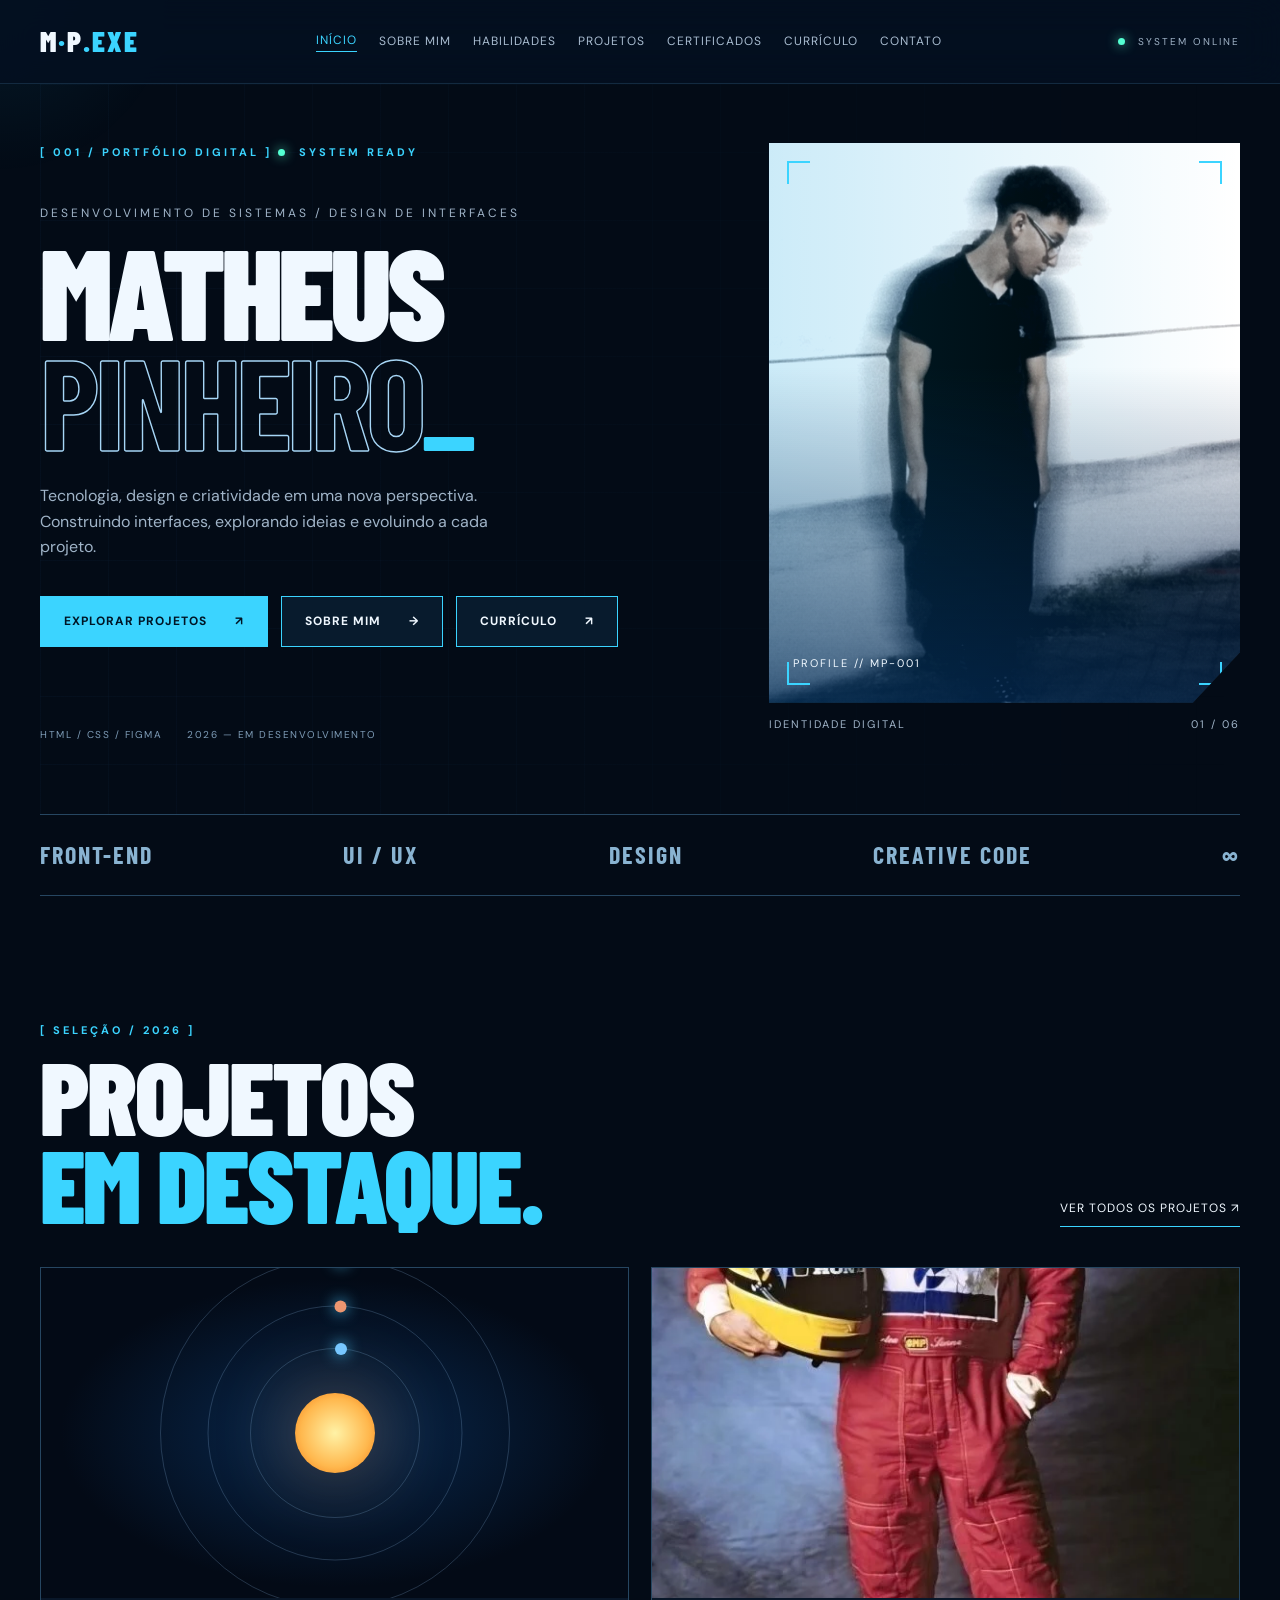
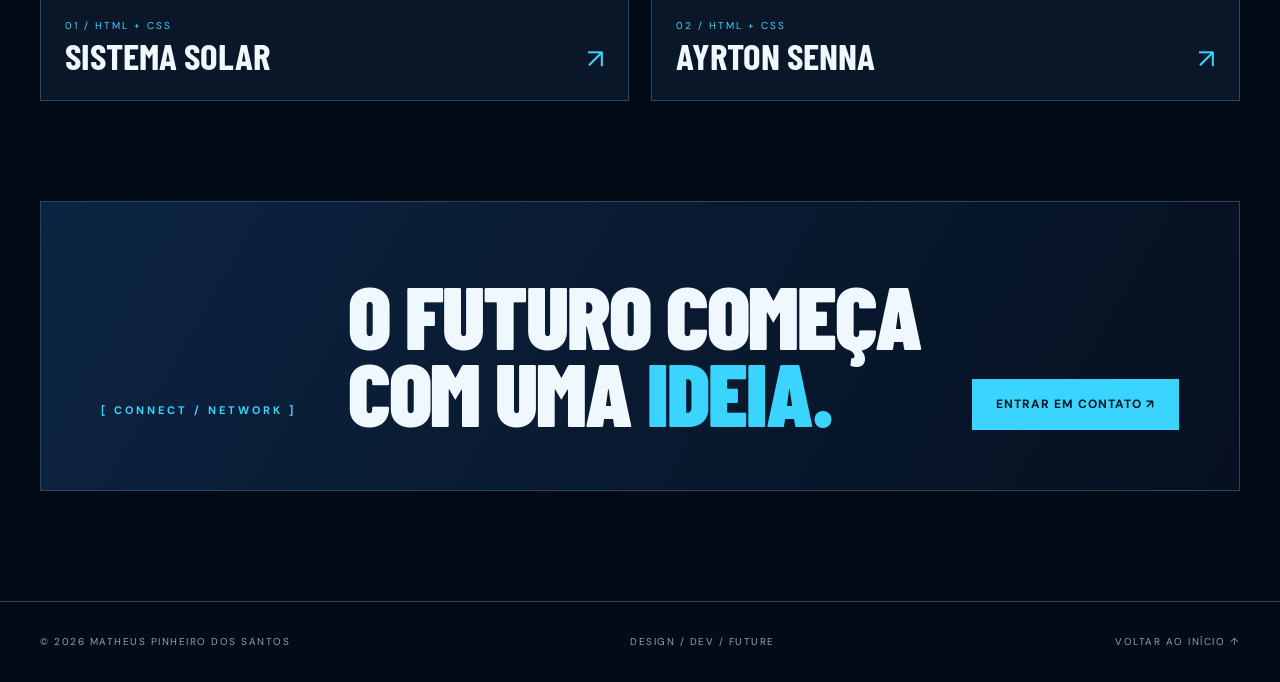
<file: index.html>
<!DOCTYPE html><html lang="pt-BR"><head><meta charset="UTF-8"><meta name="viewport" content="width=device-width, initial-scale=1"><meta name="theme-color" content="#030c19"><meta name="description" content="Portfólio de Matheus Pinheiro dos Santos, estudante de Desenvolvimento de Sistemas."><title>Início | Matheus.exe</title><link rel="stylesheet" href="style.css"><script defer src="script.js"></script></head><body><div class="noise" aria-hidden="true"></div><div class="cursor-glow" aria-hidden="true"></div><a class="skip" href="#conteudo">Pular para o conteúdo</a><header class="site-header"><a class="brand" href="index.html" aria-label="Matheus ponto exe, início"><span class="brand-mark">M<span>·</span>P</span><span class="brand-end">.EXE</span></a><button class="nav-toggle" aria-expanded="false" aria-controls="nav" aria-label="Abrir menu">☰ MENU</button><nav class="nav" id="nav" aria-label="Navegação principal"><a href="index.html" aria-current="page">Início</a><a href="sobre.html" >Sobre mim</a><a href="habilidades.html" >Habilidades</a><a href="projetos.html" >Projetos</a><a href="certificados.html" >Certificados</a><a href="curriculo.html">Currículo</a><a href="contato.html" >Contato</a></nav><span class="header-status"><i></i> SYSTEM ONLINE</span></header><main id="conteudo"><section class="hero wrap"><div class="hero-grid" aria-hidden="true"></div><div class="hero-copy"><p class="eyebrow reveal">[ 001 / PORTFÓLIO DIGITAL ] <span class="pulse-dot"></span> SYSTEM READY</p><p class="hero-overline reveal">DESENVOLVIMENTO DE SISTEMAS / DESIGN DE INTERFACES</p><h1 class="hero-title reveal" data-glitch="MATHEUS"><span>MATHEUS</span><strong>PINHEIRO<span class="underscore">_</span></strong></h1><p class="hero-desc reveal">Tecnologia, design e criatividade em uma nova perspectiva. Construindo interfaces, explorando ideias e evoluindo a cada projeto.</p><div class="hero-actions reveal"><a class="btn btn-primary" href="projetos.html">EXPLORAR PROJETOS <span>↗</span></a><a class="btn btn-outline" href="sobre.html">SOBRE MIM <span>→</span></a><a class="btn btn-outline" href="curriculo.html">CURRÍCULO <span>↗</span></a></div><div class="hero-foot reveal"><span>HTML / CSS / FIGMA</span><span>2026 — EM DESENVOLVIMENTO</span></div></div><div class="hero-visual reveal"><div class="portrait-frame"><img src="assets/perfil/matheus.webp" alt="Fotografia de Matheus Pinheiro dos Santos"><div class="portrait-overlay"></div><span class="corner tl"></span><span class="corner tr"></span><span class="corner bl"></span><span class="corner br"></span><span class="portrait-id">PROFILE // MP-001</span></div><div class="visual-caption">IDENTIDADE DIGITAL <span>01 / 06</span></div></div></section><section class="wrap home-stripe reveal"><span>FRONT-END</span><span>UI / UX</span><span>DESIGN</span><span>CREATIVE CODE</span><span>∞</span></section><section class="wrap teaser"><div><p class="eyebrow">[ SELEÇÃO / 2026 ]</p><h2 class="section-big">PROJETOS<br><em>EM DESTAQUE.</em></h2></div><a class="text-link" href="projetos.html">VER TODOS OS PROJETOS ↗</a></section><section class="wrap preview-grid"><a class="preview-card reveal" href="projetos/sistema-solar/index.html"><div class="preview-art solar-art"><div class="sun-mini"></div><div class="orbit-mini orbit-a"><b></b></div><div class="orbit-mini orbit-b"><b></b></div><div class="orbit-mini orbit-c"><b></b></div></div><div class="preview-info"><span>01 / HTML + CSS</span><h3>SISTEMA SOLAR</h3><span class="arrow">↗</span></div></a><a class="preview-card reveal" href="projetos/galeria-senna/index.html"><div class="preview-art"><img src="assets/senna/senna-01.webp" alt="Ayrton Senna com uniforme de Fórmula 1"></div><div class="preview-info"><span>02 / HTML + CSS</span><h3>AYRTON SENNA</h3><span class="arrow">↗</span></div></a></section><section class="wrap cta-panel reveal"><p class="eyebrow">[ CONNECT / NETWORK ]</p><h2>O FUTURO COMEÇA<br>COM UMA <em>IDEIA.</em></h2><a class="btn btn-primary" href="contato.html">ENTRAR EM CONTATO ↗</a></section></main><footer class="footer"><span>© 2026 MATHEUS PINHEIRO DOS SANTOS</span><span>DESIGN / DEV / FUTURE</span><a href="index.html">VOLTAR AO INÍCIO ↑</a></footer></body></html>
</file>
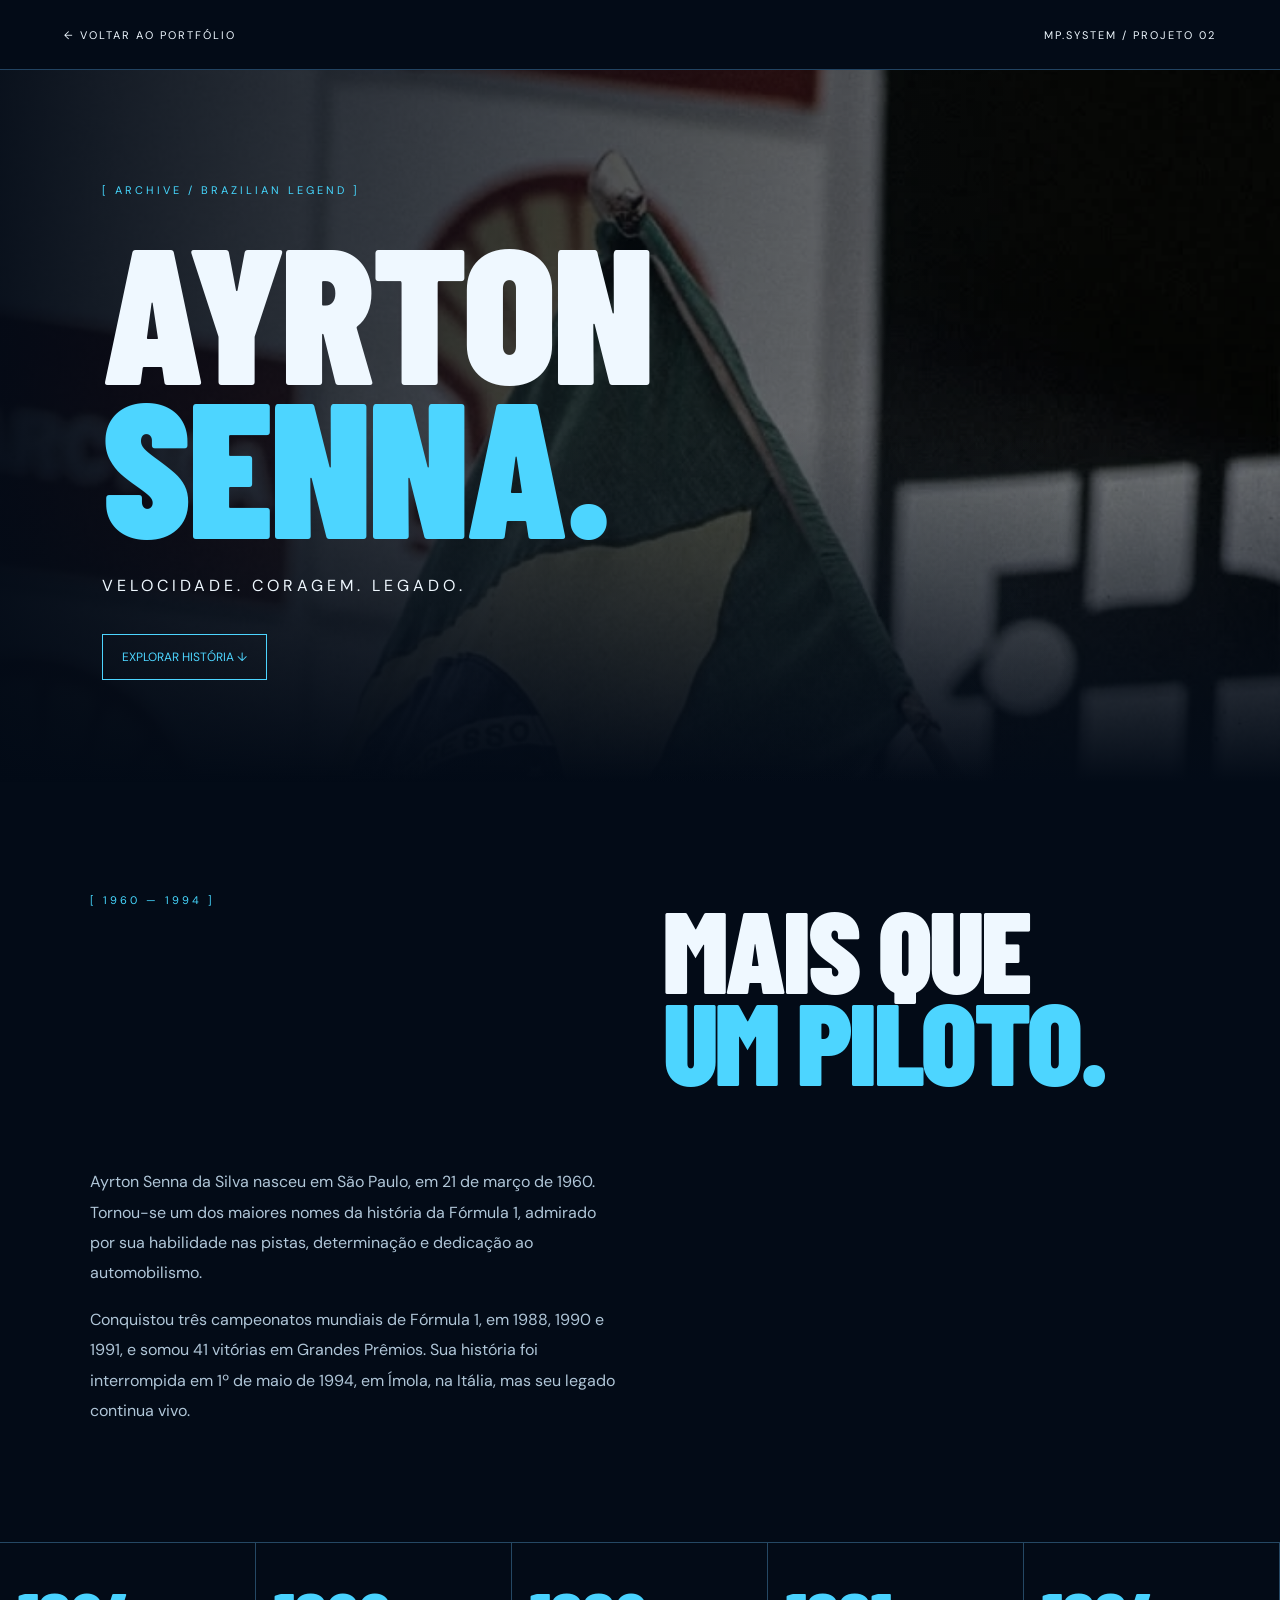
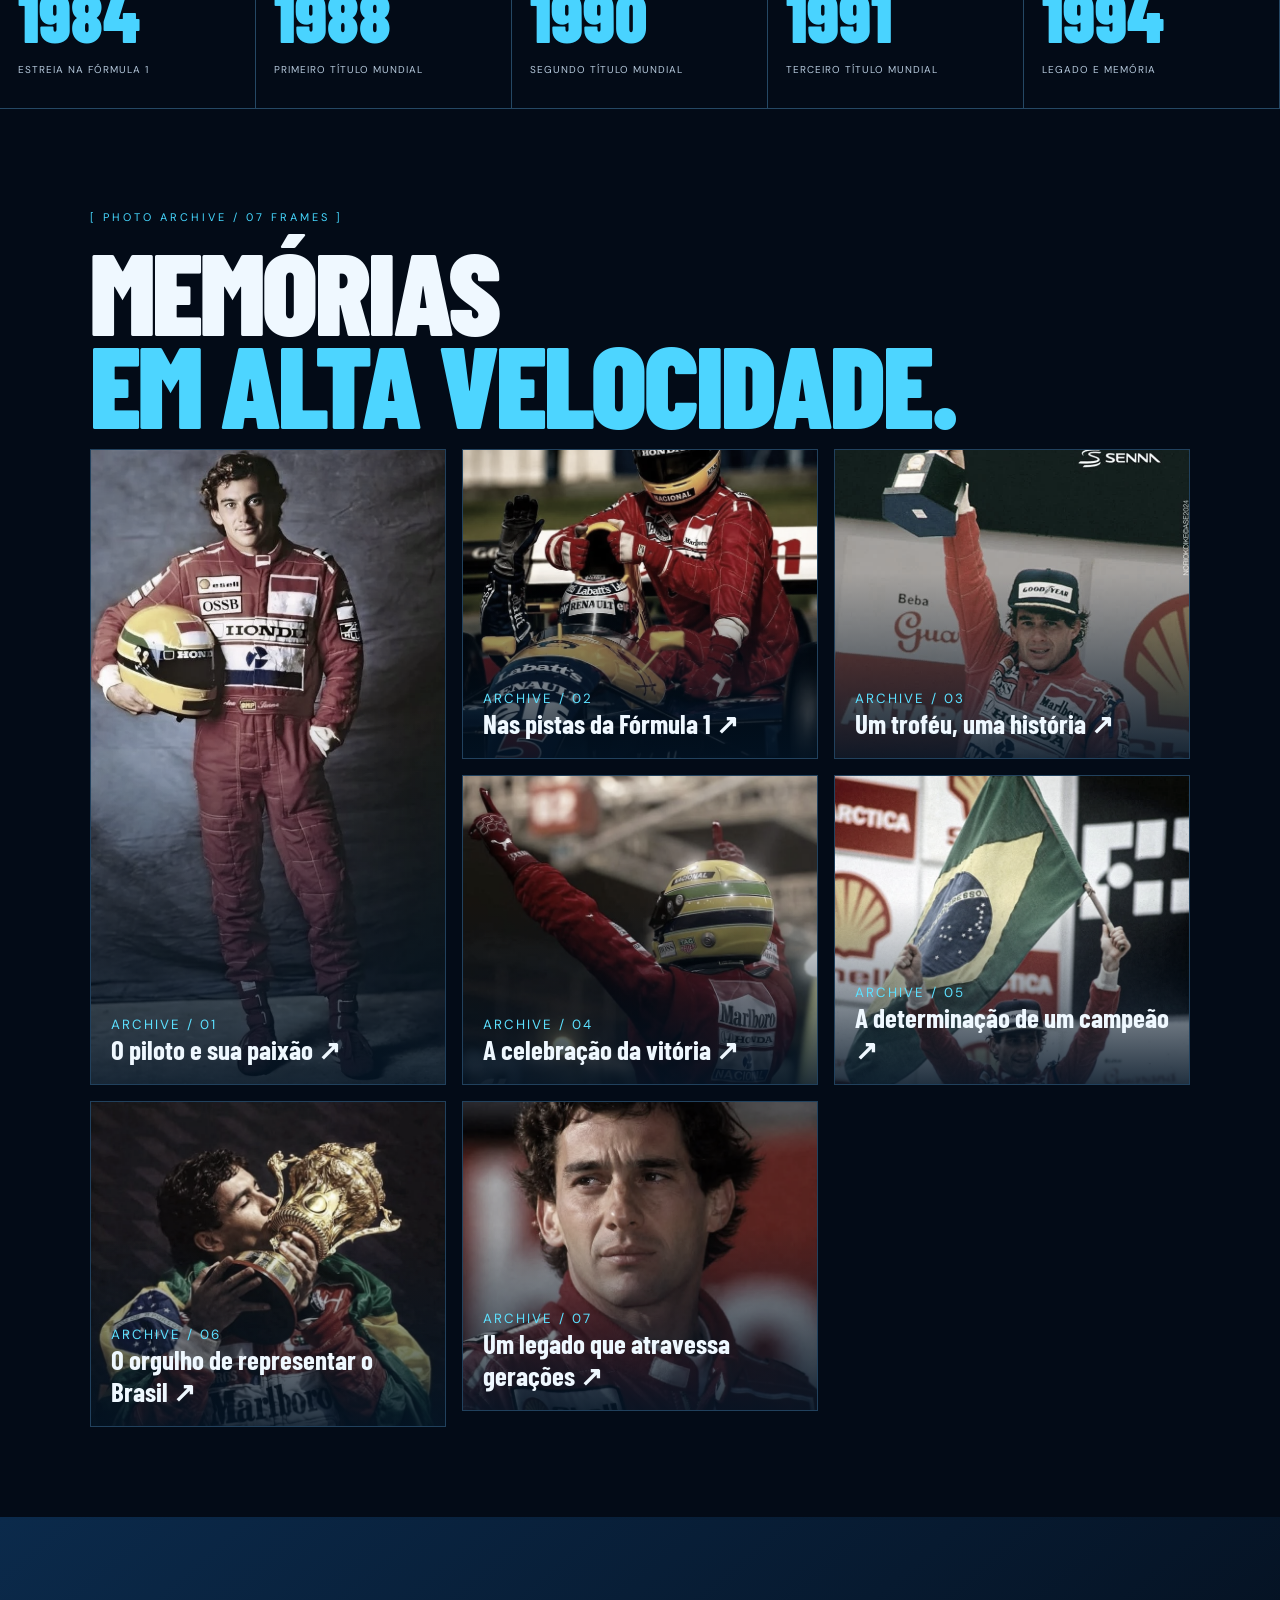
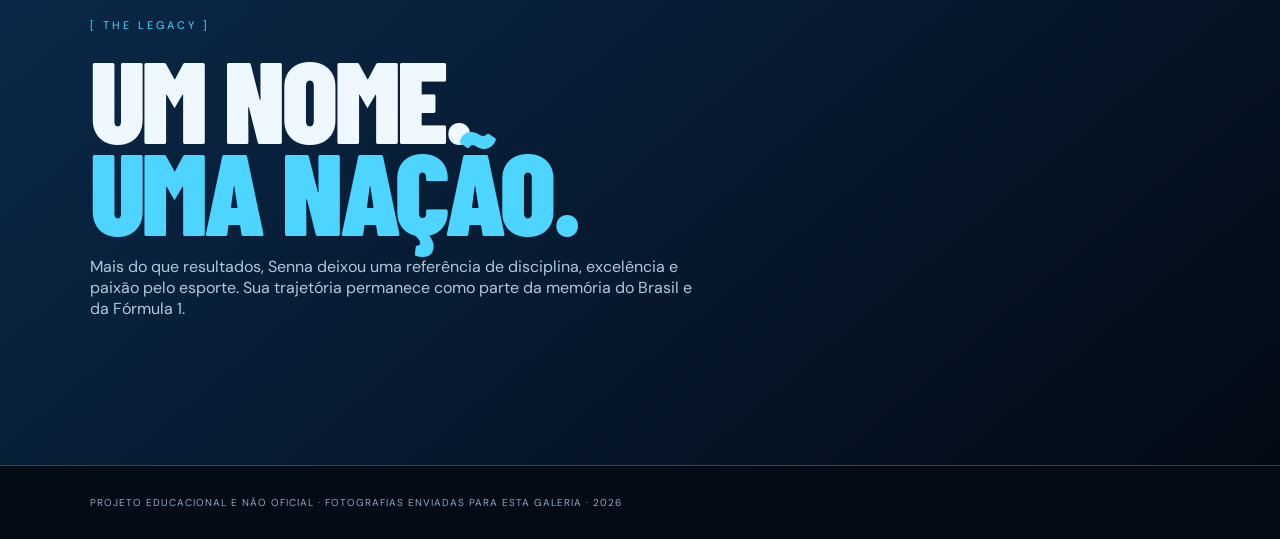
<file: projetos/galeria-senna/index.html>
<!doctype html><html lang="pt-BR"><head><meta charset="utf-8"><meta name="viewport" content="width=device-width,initial-scale=1"><title>Ayrton Senna | Galeria Matheus</title><link rel="stylesheet" href="style.css"></head><body><header><a href="../../projetos.html">← VOLTAR AO PORTFÓLIO</a><span>MP.SYSTEM / PROJETO 02</span></header><main><section class="hero"><div class="hero-photo"><img src="imagens/senna-05.webp" alt="Retrato de Ayrton Senna com capacete"></div><div class="hero-content"><p>[ ARCHIVE / BRAZILIAN LEGEND ]</p><h1>AYRTON<br><em>SENNA.</em></h1><p>VELOCIDADE. CORAGEM. LEGADO.</p><a href="#historia">EXPLORAR HISTÓRIA ↓</a></div></section><section class="intro" id="historia"><p class="label">[ 1960 — 1994 ]</p><h2>MAIS QUE<br><em>UM PILOTO.</em></h2><div><p>Ayrton Senna da Silva nasceu em São Paulo, em 21 de março de 1960. Tornou-se um dos maiores nomes da história da Fórmula 1, admirado por sua habilidade nas pistas, determinação e dedicação ao automobilismo.</p><p>Conquistou três campeonatos mundiais de Fórmula 1, em 1988, 1990 e 1991, e somou 41 vitórias em Grandes Prêmios. Sua história foi interrompida em 1º de maio de 1994, em Ímola, na Itália, mas seu legado continua vivo.</p></div></section><section class="timeline"><div><strong>1984</strong><span>ESTREIA NA FÓRMULA 1</span></div><div><strong>1988</strong><span>PRIMEIRO TÍTULO MUNDIAL</span></div><div><strong>1990</strong><span>SEGUNDO TÍTULO MUNDIAL</span></div><div><strong>1991</strong><span>TERCEIRO TÍTULO MUNDIAL</span></div><div><strong>1994</strong><span>LEGADO E MEMÓRIA</span></div></section><section class="gallery-section" id="galeria"><p class="label">[ PHOTO ARCHIVE / 07 FRAMES ]</p><h2>MEMÓRIAS<br><em>EM ALTA VELOCIDADE.</em></h2><div class="gallery"><a href="#foto-1" class="photo"><img src="imagens/senna-01.webp" alt="Fotografia histórica de Ayrton Senna, o piloto e sua paixão" loading="lazy"><span><small>ARCHIVE / 01</small><strong>O piloto e sua paixão ↗</strong></span></a><a href="#foto-2" class="photo"><img src="imagens/senna-02.webp" alt="Fotografia histórica de Ayrton Senna, nas pistas da fórmula 1" loading="lazy"><span><small>ARCHIVE / 02</small><strong>Nas pistas da Fórmula 1 ↗</strong></span></a><a href="#foto-3" class="photo"><img src="imagens/senna-03.webp" alt="Fotografia histórica de Ayrton Senna, um troféu, uma história" loading="lazy"><span><small>ARCHIVE / 03</small><strong>Um troféu, uma história ↗</strong></span></a><a href="#foto-4" class="photo"><img src="imagens/senna-04.webp" alt="Fotografia histórica de Ayrton Senna, a celebração da vitória" loading="lazy"><span><small>ARCHIVE / 04</small><strong>A celebração da vitória ↗</strong></span></a><a href="#foto-5" class="photo"><img src="imagens/senna-05.webp" alt="Fotografia histórica de Ayrton Senna, a determinação de um campeão" loading="lazy"><span><small>ARCHIVE / 05</small><strong>A determinação de um campeão ↗</strong></span></a><a href="#foto-6" class="photo"><img src="imagens/senna-06.webp" alt="Fotografia histórica de Ayrton Senna, o orgulho de representar o brasil" loading="lazy"><span><small>ARCHIVE / 06</small><strong>O orgulho de representar o Brasil ↗</strong></span></a><a href="#foto-7" class="photo"><img src="imagens/senna-07.webp" alt="Fotografia histórica de Ayrton Senna, um legado que atravessa gerações" loading="lazy"><span><small>ARCHIVE / 07</small><strong>Um legado que atravessa gerações ↗</strong></span></a></div></section><section class="legacy"><p class="label">[ THE LEGACY ]</p><h2>UM NOME.<br><em>UMA NAÇÃO.</em></h2><p>Mais do que resultados, Senna deixou uma referência de disciplina, excelência e paixão pelo esporte. Sua trajetória permanece como parte da memória do Brasil e da Fórmula 1.</p></section></main><footer>PROJETO EDUCACIONAL E NÃO OFICIAL · FOTOGRAFIAS ENVIADAS PARA ESTA GALERIA · 2026</footer><section class="lightbox" id="foto-1"><a class="backdrop" href="#galeria" aria-label="Fechar imagem"></a><div class="lightbox-panel"><div><span>AYRTON SENNA / 01 DE 07</span><a href="#galeria">FECHAR ×</a></div><img src="imagens/senna-01.webp" alt="O piloto e sua paixão"><nav><a href="#foto-7">← ANTERIOR</a><a href="#foto-2">PRÓXIMA →</a></nav></div></section><section class="lightbox" id="foto-2"><a class="backdrop" href="#galeria" aria-label="Fechar imagem"></a><div class="lightbox-panel"><div><span>AYRTON SENNA / 02 DE 07</span><a href="#galeria">FECHAR ×</a></div><img src="imagens/senna-02.webp" alt="Nas pistas da Fórmula 1"><nav><a href="#foto-1">← ANTERIOR</a><a href="#foto-3">PRÓXIMA →</a></nav></div></section><section class="lightbox" id="foto-3"><a class="backdrop" href="#galeria" aria-label="Fechar imagem"></a><div class="lightbox-panel"><div><span>AYRTON SENNA / 03 DE 07</span><a href="#galeria">FECHAR ×</a></div><img src="imagens/senna-03.webp" alt="Um troféu, uma história"><nav><a href="#foto-2">← ANTERIOR</a><a href="#foto-4">PRÓXIMA →</a></nav></div></section><section class="lightbox" id="foto-4"><a class="backdrop" href="#galeria" aria-label="Fechar imagem"></a><div class="lightbox-panel"><div><span>AYRTON SENNA / 04 DE 07</span><a href="#galeria">FECHAR ×</a></div><img src="imagens/senna-04.webp" alt="A celebração da vitória"><nav><a href="#foto-3">← ANTERIOR</a><a href="#foto-5">PRÓXIMA →</a></nav></div></section><section class="lightbox" id="foto-5"><a class="backdrop" href="#galeria" aria-label="Fechar imagem"></a><div class="lightbox-panel"><div><span>AYRTON SENNA / 05 DE 07</span><a href="#galeria">FECHAR ×</a></div><img src="imagens/senna-05.webp" alt="A determinação de um campeão"><nav><a href="#foto-4">← ANTERIOR</a><a href="#foto-6">PRÓXIMA →</a></nav></div></section><section class="lightbox" id="foto-6"><a class="backdrop" href="#galeria" aria-label="Fechar imagem"></a><div class="lightbox-panel"><div><span>AYRTON SENNA / 06 DE 07</span><a href="#galeria">FECHAR ×</a></div><img src="imagens/senna-06.webp" alt="O orgulho de representar o Brasil"><nav><a href="#foto-5">← ANTERIOR</a><a href="#foto-7">PRÓXIMA →</a></nav></div></section><section class="lightbox" id="foto-7"><a class="backdrop" href="#galeria" aria-label="Fechar imagem"></a><div class="lightbox-panel"><div><span>AYRTON SENNA / 07 DE 07</span><a href="#galeria">FECHAR ×</a></div><img src="imagens/senna-07.webp" alt="Um legado que atravessa gerações"><nav><a href="#foto-6">← ANTERIOR</a><a href="#foto-1">PRÓXIMA →</a></nav></div></section></body></html>
</file>
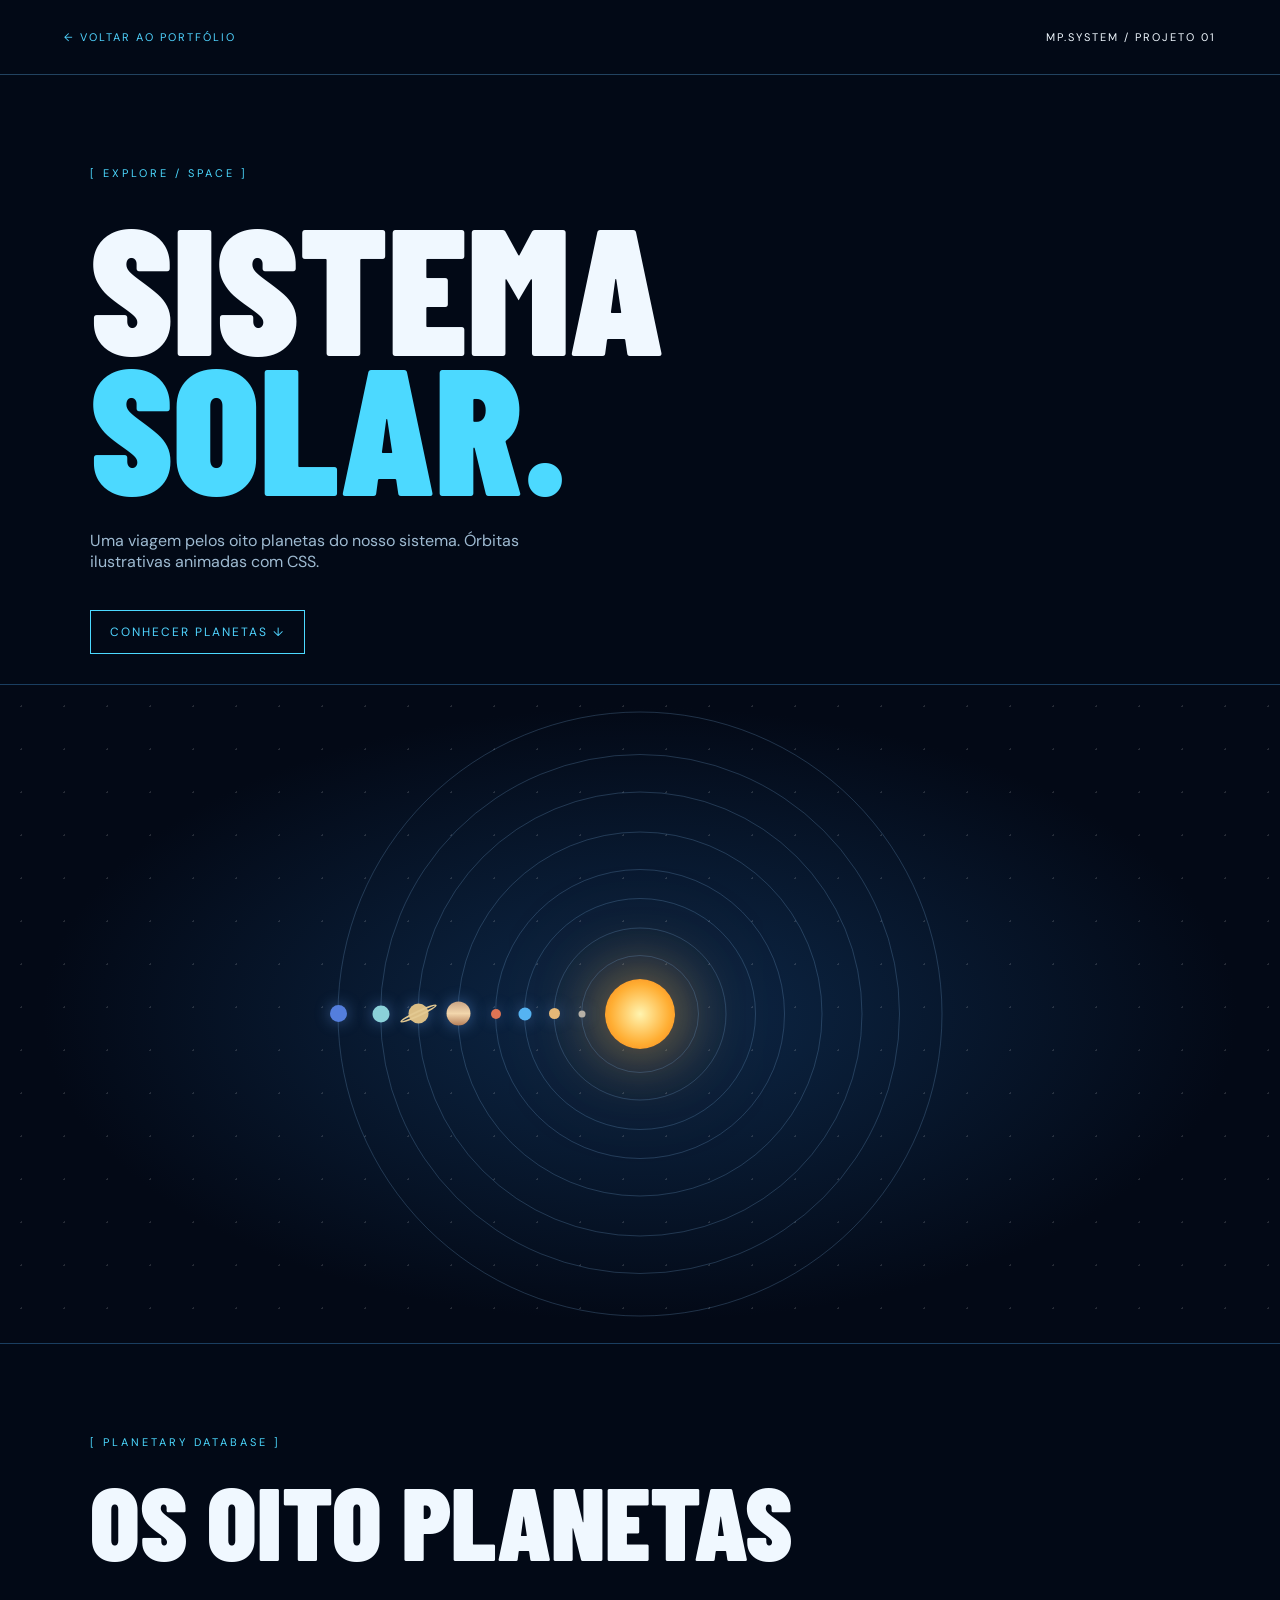
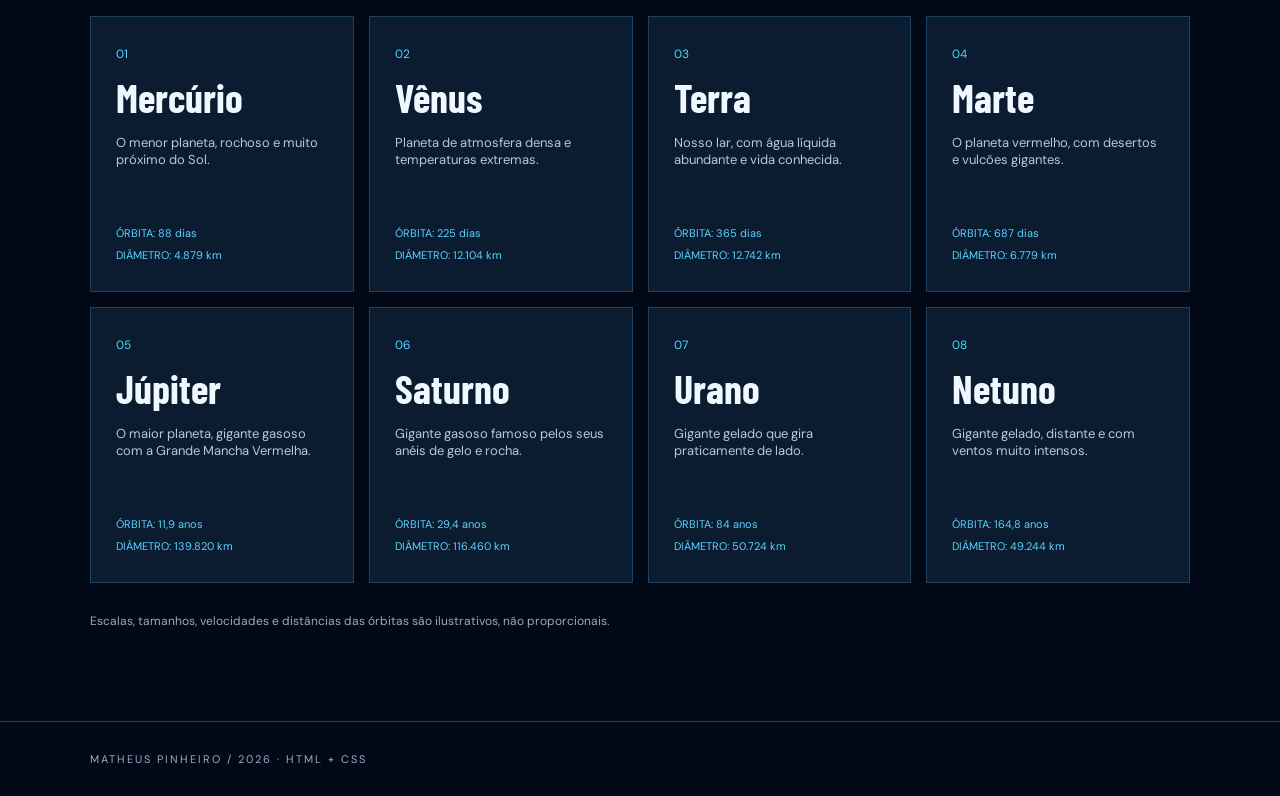
<file: projetos/sistema-solar/index.html>
<!doctype html><html lang="pt-BR"><head><meta charset="utf-8"><meta name="viewport" content="width=device-width,initial-scale=1"><title>Sistema Solar | Matheus</title><link rel="stylesheet" href="style.css"></head><body><header><a href="../../projetos.html">← VOLTAR AO PORTFÓLIO</a><span>MP.SYSTEM / PROJETO 01</span></header><main><section class="intro"><p>[ EXPLORE / SPACE ]</p><h1>SISTEMA<br><em>SOLAR.</em></h1><p>Uma viagem pelos oito planetas do nosso sistema. Órbitas ilustrativas animadas com CSS.</p><a href="#planetas">CONHECER PLANETAS ↓</a></section><section class="space" aria-label="Ilustração animada do Sistema Solar"><div class="sun" aria-label="Sol"></div><div class="orbit o1"><div class="planet p1" title="Mercúrio"></div></div><div class="orbit o2"><div class="planet p2" title="Vênus"></div></div><div class="orbit o3"><div class="planet p3" title="Terra"></div></div><div class="orbit o4"><div class="planet p4" title="Marte"></div></div><div class="orbit o5"><div class="planet p5" title="Júpiter"></div></div><div class="orbit o6"><div class="planet p6" title="Saturno"></div></div><div class="orbit o7"><div class="planet p7" title="Urano"></div></div><div class="orbit o8"><div class="planet p8" title="Netuno"></div></div></section><section class="planet-section" id="planetas"><p class="label">[ PLANETARY DATABASE ]</p><h2 class="big">OS OITO PLANETAS</h2><div class="cards"><article class="planet-card"><span>01</span><h2>Mercúrio</h2><p>O menor planeta, rochoso e muito próximo do Sol.</p><div>ÓRBITA: 88 dias <br> DIÂMETRO: 4.879 km</div></article><article class="planet-card"><span>02</span><h2>Vênus</h2><p>Planeta de atmosfera densa e temperaturas extremas.</p><div>ÓRBITA: 225 dias <br> DIÂMETRO: 12.104 km</div></article><article class="planet-card"><span>03</span><h2>Terra</h2><p>Nosso lar, com água líquida abundante e vida conhecida.</p><div>ÓRBITA: 365 dias <br> DIÂMETRO: 12.742 km</div></article><article class="planet-card"><span>04</span><h2>Marte</h2><p>O planeta vermelho, com desertos e vulcões gigantes.</p><div>ÓRBITA: 687 dias <br> DIÂMETRO: 6.779 km</div></article><article class="planet-card"><span>05</span><h2>Júpiter</h2><p>O maior planeta, gigante gasoso com a Grande Mancha Vermelha.</p><div>ÓRBITA: 11,9 anos <br> DIÂMETRO: 139.820 km</div></article><article class="planet-card"><span>06</span><h2>Saturno</h2><p>Gigante gasoso famoso pelos seus anéis de gelo e rocha.</p><div>ÓRBITA: 29,4 anos <br> DIÂMETRO: 116.460 km</div></article><article class="planet-card"><span>07</span><h2>Urano</h2><p>Gigante gelado que gira praticamente de lado.</p><div>ÓRBITA: 84 anos <br> DIÂMETRO: 50.724 km</div></article><article class="planet-card"><span>08</span><h2>Netuno</h2><p>Gigante gelado, distante e com ventos muito intensos.</p><div>ÓRBITA: 164,8 anos <br> DIÂMETRO: 49.244 km</div></article></div><p class="note">Escalas, tamanhos, velocidades e distâncias das órbitas são ilustrativos, não proporcionais.</p></section></main><footer>MATHEUS PINHEIRO / 2026 · HTML + CSS</footer></body></html>
</file>
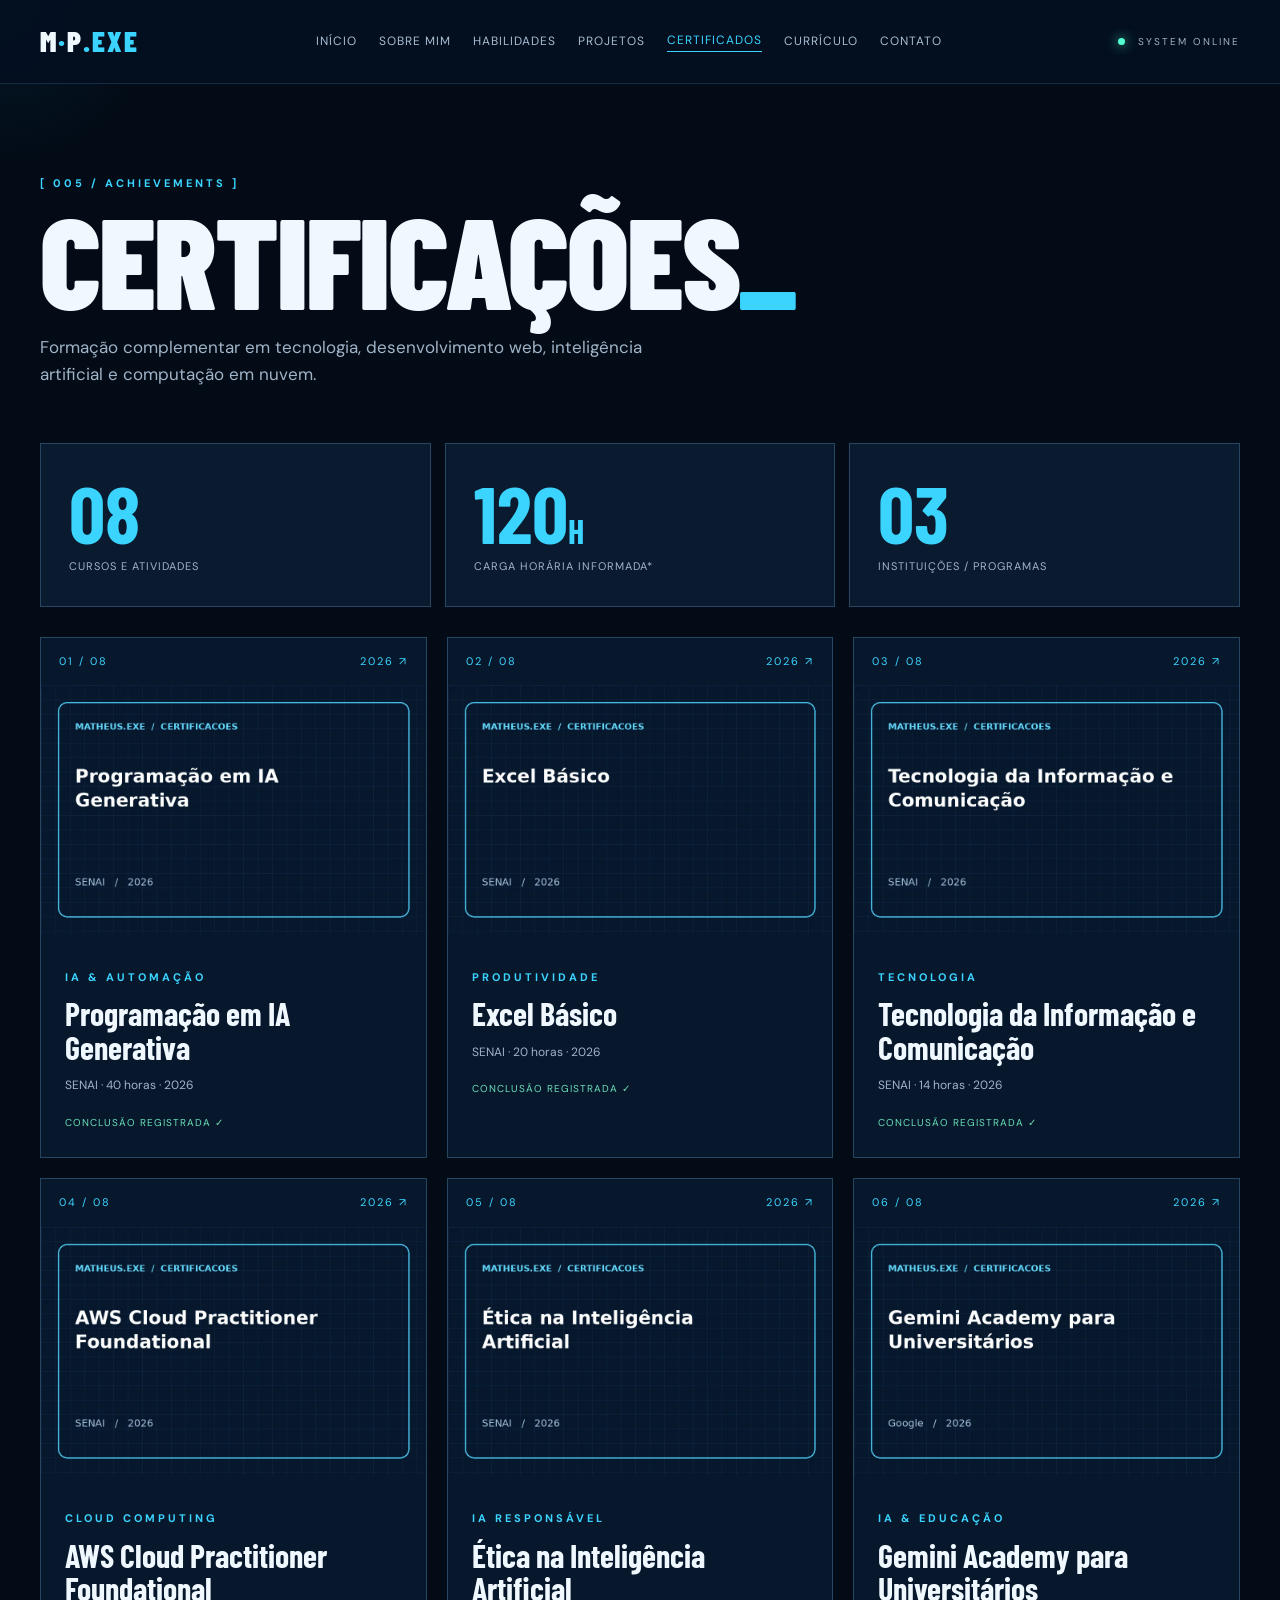
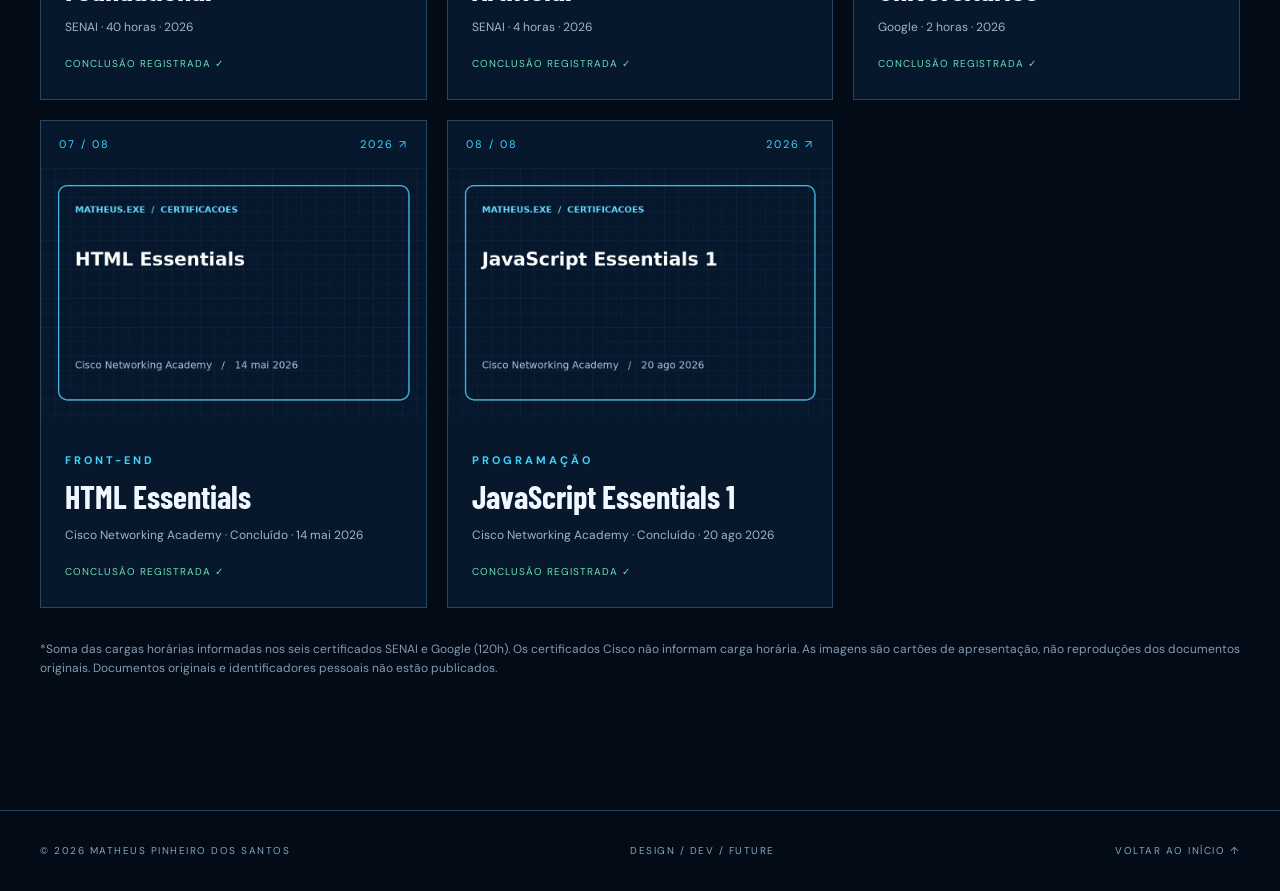
<file: certificados.html>
<!DOCTYPE html><html lang="pt-BR"><head><meta charset="UTF-8"><meta name="viewport" content="width=device-width, initial-scale=1"><meta name="theme-color" content="#030c19"><meta name="description" content="Portfólio de Matheus Pinheiro dos Santos, estudante de Desenvolvimento de Sistemas."><title>Certificados | Matheus.exe</title><link rel="stylesheet" href="style.css"><script defer src="script.js"></script></head><body><div class="noise" aria-hidden="true"></div><div class="cursor-glow" aria-hidden="true"></div><a class="skip" href="#conteudo">Pular para o conteúdo</a><header class="site-header"><a class="brand" href="index.html" aria-label="Matheus ponto exe, início"><span class="brand-mark">M<span>·</span>P</span><span class="brand-end">.EXE</span></a><button class="nav-toggle" aria-expanded="false" aria-controls="nav" aria-label="Abrir menu">☰ MENU</button><nav class="nav" id="nav" aria-label="Navegação principal"><a href="index.html" >Início</a><a href="sobre.html" >Sobre mim</a><a href="habilidades.html" >Habilidades</a><a href="projetos.html" >Projetos</a><a href="certificados.html" aria-current="page">Certificados</a><a href="curriculo.html">Currículo</a><a href="contato.html" >Contato</a></nav><span class="header-status"><i></i> SYSTEM ONLINE</span></header><main id="conteudo"><section class="wrap page-shell"><div class="section-heading reveal"><p class="eyebrow">[ 005 / ACHIEVEMENTS ]</p><h1 class="display-title">CERTIFICAÇÕES<span class="electric">_</span></h1><p class="lede">Formação complementar em tecnologia, desenvolvimento web, inteligência artificial e computação em nuvem.</p></div><div class="stats reveal"><div><strong>08</strong><span>CURSOS E ATIVIDADES</span></div><div><strong>120<span>H</span></strong><span>CARGA HORÁRIA INFORMADA*</span></div><div><strong>03</strong><span>INSTITUIÇÕES / PROGRAMAS</span></div></div><div class="cert-grid"><article class="cert-card reveal"><div class="cert-top"><span>01 / 08</span><span>2026 ↗</span></div><img src="assets/certificados/cert-01.webp" alt="Cartão de apresentação de Programação em IA Generativa" loading="lazy"><div class="cert-bottom"><p class="eyebrow">IA &amp; AUTOMAÇÃO</p><h2>Programação em IA Generativa</h2><p>SENAI · 40 horas · 2026</p><span class="cert-label">CONCLUSÃO REGISTRADA ✓</span></div></article><article class="cert-card reveal"><div class="cert-top"><span>02 / 08</span><span>2026 ↗</span></div><img src="assets/certificados/cert-02.webp" alt="Cartão de apresentação de Excel Básico" loading="lazy"><div class="cert-bottom"><p class="eyebrow">PRODUTIVIDADE</p><h2>Excel Básico</h2><p>SENAI · 20 horas · 2026</p><span class="cert-label">CONCLUSÃO REGISTRADA ✓</span></div></article><article class="cert-card reveal"><div class="cert-top"><span>03 / 08</span><span>2026 ↗</span></div><img src="assets/certificados/cert-03.webp" alt="Cartão de apresentação de Tecnologia da Informação e Comunicação" loading="lazy"><div class="cert-bottom"><p class="eyebrow">TECNOLOGIA</p><h2>Tecnologia da Informação e Comunicação</h2><p>SENAI · 14 horas · 2026</p><span class="cert-label">CONCLUSÃO REGISTRADA ✓</span></div></article><article class="cert-card reveal"><div class="cert-top"><span>04 / 08</span><span>2026 ↗</span></div><img src="assets/certificados/cert-04.webp" alt="Cartão de apresentação de AWS Cloud Practitioner Foundational" loading="lazy"><div class="cert-bottom"><p class="eyebrow">CLOUD COMPUTING</p><h2>AWS Cloud Practitioner Foundational</h2><p>SENAI · 40 horas · 2026</p><span class="cert-label">CONCLUSÃO REGISTRADA ✓</span></div></article><article class="cert-card reveal"><div class="cert-top"><span>05 / 08</span><span>2026 ↗</span></div><img src="assets/certificados/cert-05.webp" alt="Cartão de apresentação de Ética na Inteligência Artificial" loading="lazy"><div class="cert-bottom"><p class="eyebrow">IA RESPONSÁVEL</p><h2>Ética na Inteligência Artificial</h2><p>SENAI · 4 horas · 2026</p><span class="cert-label">CONCLUSÃO REGISTRADA ✓</span></div></article><article class="cert-card reveal"><div class="cert-top"><span>06 / 08</span><span>2026 ↗</span></div><img src="assets/certificados/cert-06.webp" alt="Cartão de apresentação de Gemini Academy para Universitários" loading="lazy"><div class="cert-bottom"><p class="eyebrow">IA &amp; EDUCAÇÃO</p><h2>Gemini Academy para Universitários</h2><p>Google · 2 horas · 2026</p><span class="cert-label">CONCLUSÃO REGISTRADA ✓</span></div></article><article class="cert-card reveal"><div class="cert-top"><span>07 / 08</span><span>2026 ↗</span></div><img src="assets/certificados/cert-07.webp" alt="Cartão de apresentação de HTML Essentials" loading="lazy"><div class="cert-bottom"><p class="eyebrow">FRONT-END</p><h2>HTML Essentials</h2><p>Cisco Networking Academy · Concluído · 14 mai 2026</p><span class="cert-label">CONCLUSÃO REGISTRADA ✓</span></div></article><article class="cert-card reveal"><div class="cert-top"><span>08 / 08</span><span>2026 ↗</span></div><img src="assets/certificados/cert-08.webp" alt="Cartão de apresentação de JavaScript Essentials 1" loading="lazy"><div class="cert-bottom"><p class="eyebrow">PROGRAMAÇÃO</p><h2>JavaScript Essentials 1</h2><p>Cisco Networking Academy · Concluído · 20 ago 2026</p><span class="cert-label">CONCLUSÃO REGISTRADA ✓</span></div></article></div><p class="fine-print">*Soma das cargas horárias informadas nos seis certificados SENAI e Google (120h). Os certificados Cisco não informam carga horária. As imagens são cartões de apresentação, não reproduções dos documentos originais. Documentos originais e identificadores pessoais não estão publicados.</p></section></main><footer class="footer"><span>© 2026 MATHEUS PINHEIRO DOS SANTOS</span><span>DESIGN / DEV / FUTURE</span><a href="index.html">VOLTAR AO INÍCIO ↑</a></footer></body></html>
</file>
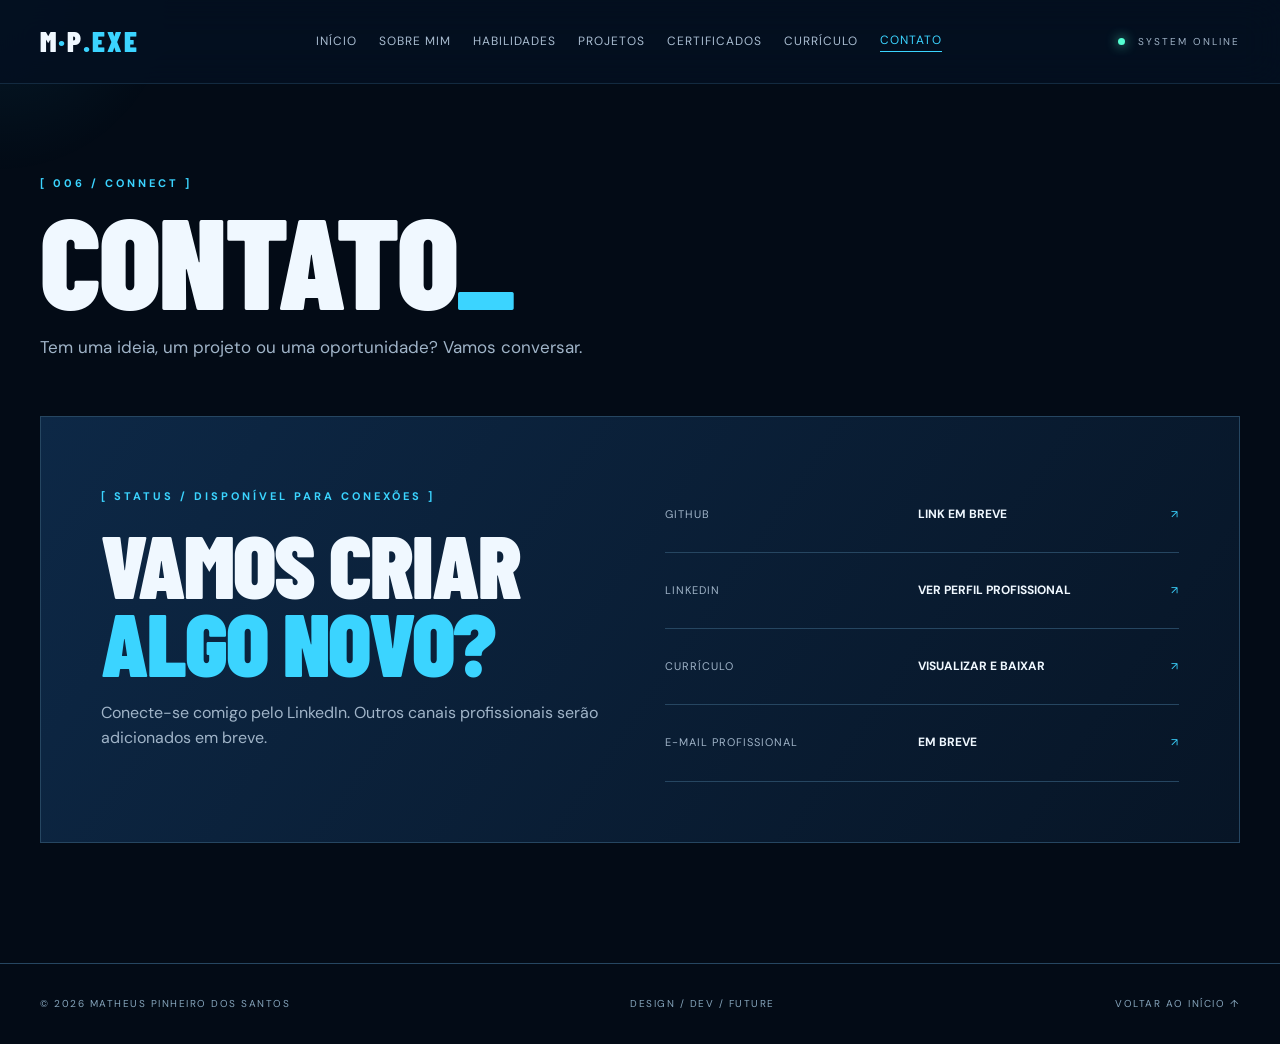
<file: contato.html>
<!DOCTYPE html><html lang="pt-BR"><head><meta charset="UTF-8"><meta name="viewport" content="width=device-width, initial-scale=1"><meta name="theme-color" content="#030c19"><meta name="description" content="Portfólio de Matheus Pinheiro dos Santos, estudante de Desenvolvimento de Sistemas."><title>Contato | Matheus.exe</title><link rel="stylesheet" href="style.css"><script defer src="script.js"></script></head><body><div class="noise" aria-hidden="true"></div><div class="cursor-glow" aria-hidden="true"></div><a class="skip" href="#conteudo">Pular para o conteúdo</a><header class="site-header"><a class="brand" href="index.html" aria-label="Matheus ponto exe, início"><span class="brand-mark">M<span>·</span>P</span><span class="brand-end">.EXE</span></a><button class="nav-toggle" aria-expanded="false" aria-controls="nav" aria-label="Abrir menu">☰ MENU</button><nav class="nav" id="nav" aria-label="Navegação principal"><a href="index.html" >Início</a><a href="sobre.html" >Sobre mim</a><a href="habilidades.html" >Habilidades</a><a href="projetos.html" >Projetos</a><a href="certificados.html" >Certificados</a><a href="curriculo.html">Currículo</a><a href="contato.html" aria-current="page">Contato</a></nav><span class="header-status"><i></i> SYSTEM ONLINE</span></header><main id="conteudo"><section class="wrap page-shell contact-shell"><div class="section-heading reveal"><p class="eyebrow">[ 006 / CONNECT ]</p><h1 class="display-title">CONTATO<span class="electric">_</span></h1><p class="lede">Tem uma ideia, um projeto ou uma oportunidade? Vamos conversar.</p></div><div class="contact-panel reveal"><div><p class="eyebrow">[ STATUS / DISPONÍVEL PARA CONEXÕES ]</p><h2>VAMOS CRIAR<br><em>ALGO NOVO?</em></h2><p>Conecte-se comigo pelo LinkedIn. Outros canais profissionais serão adicionados em breve.</p></div><div class="contact-list"><div class="contact-item"><span>GITHUB</span><strong>LINK EM BREVE</strong><span>↗</span></div><a class="contact-item contact-link" href="https://www.linkedin.com/in/matheus-pinheiro-3160a73b2/" target="_blank" rel="noopener noreferrer" aria-label="Abrir LinkedIn profissional de Matheus Pinheiro em nova guia"><span>LINKEDIN</span><strong>VER PERFIL PROFISSIONAL</strong><span aria-hidden="true">↗</span></a><a class="contact-item contact-link" href="curriculo.html"><span>CURRÍCULO</span><strong>VISUALIZAR E BAIXAR</strong><span aria-hidden="true">↗</span></a><div class="contact-item"><span>E-MAIL PROFISSIONAL</span><strong>EM BREVE</strong><span>↗</span></div></div></div></section></main><footer class="footer"><span>© 2026 MATHEUS PINHEIRO DOS SANTOS</span><span>DESIGN / DEV / FUTURE</span><a href="index.html">VOLTAR AO INÍCIO ↑</a></footer></body></html>
</file>
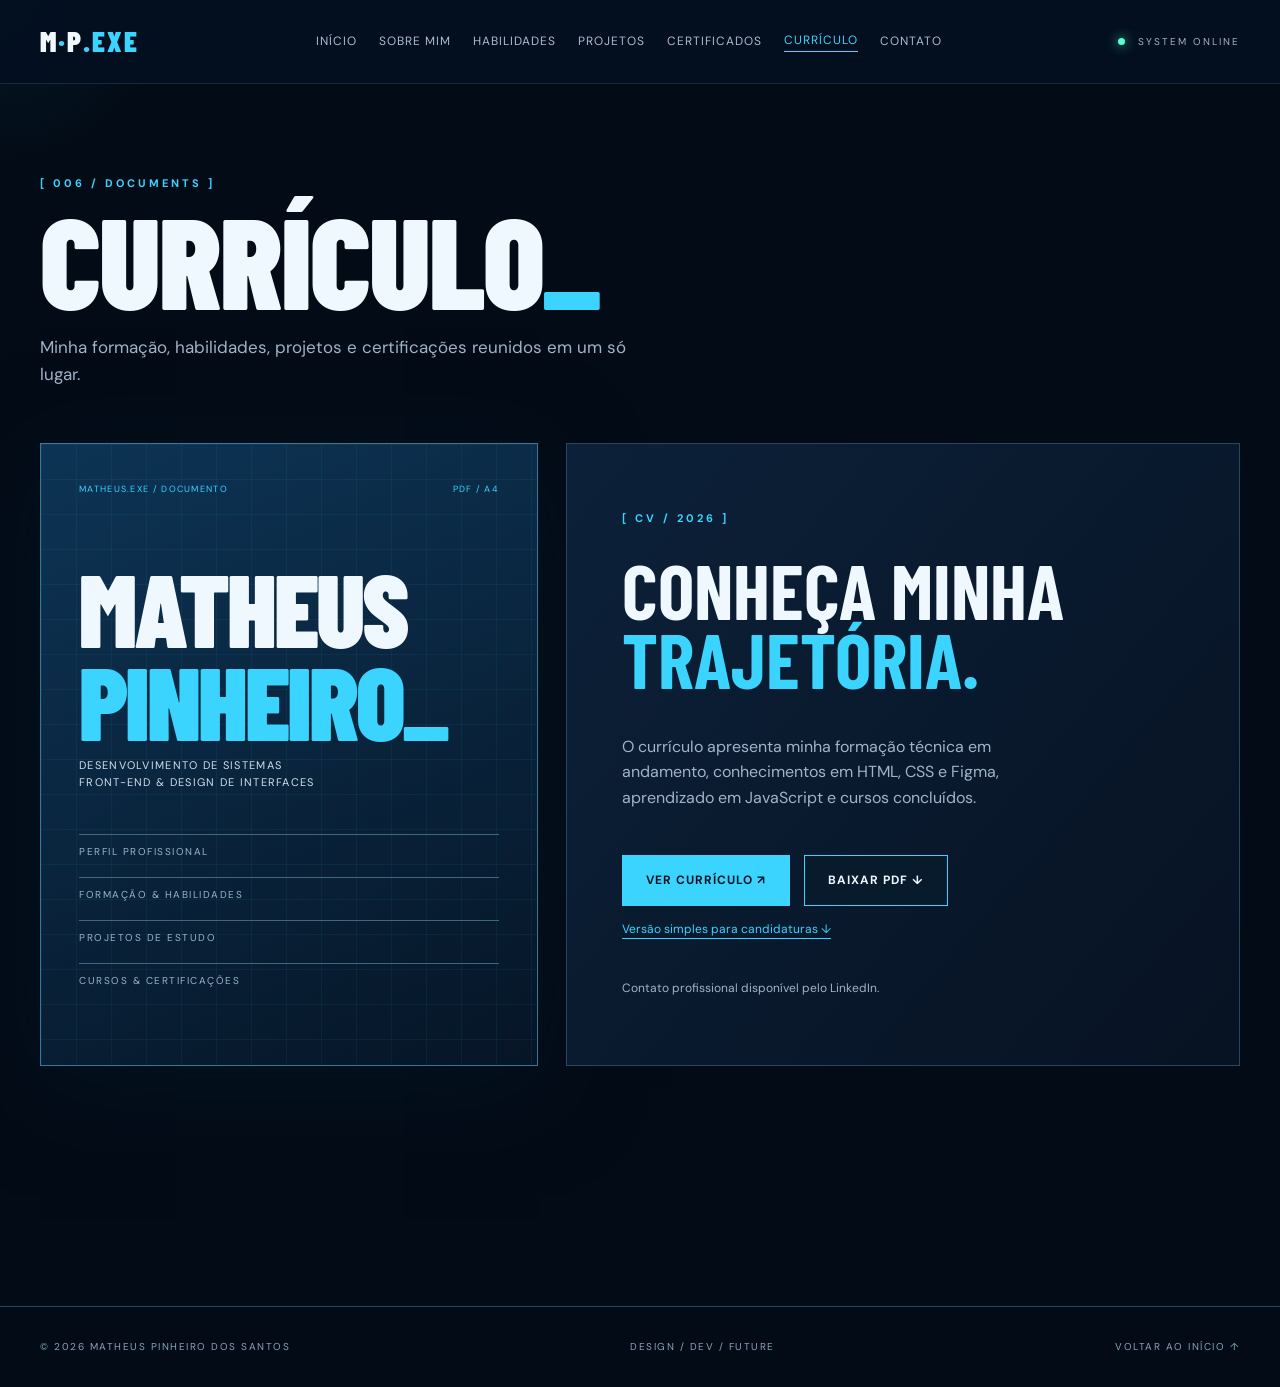
<file: curriculo.html>
<!DOCTYPE html><html lang="pt-BR"><head><meta charset="UTF-8"><meta name="viewport" content="width=device-width, initial-scale=1"><meta name="theme-color" content="#030c19"><meta name="description" content="Portfólio de Matheus Pinheiro dos Santos, estudante de Desenvolvimento de Sistemas."><title>Currículo | Matheus.exe</title><link rel="stylesheet" href="style.css"><script defer src="script.js"></script></head><body><div class="noise" aria-hidden="true"></div><div class="cursor-glow" aria-hidden="true"></div><a class="skip" href="#conteudo">Pular para o conteúdo</a><header class="site-header"><a class="brand" href="index.html" aria-label="Matheus ponto exe, início"><span class="brand-mark">M<span>·</span>P</span><span class="brand-end">.EXE</span></a><button class="nav-toggle" aria-expanded="false" aria-controls="nav" aria-label="Abrir menu">☰ MENU</button><nav class="nav" id="nav" aria-label="Navegação principal"><a href="index.html" >Início</a><a href="sobre.html" >Sobre mim</a><a href="habilidades.html" >Habilidades</a><a href="projetos.html" >Projetos</a><a href="certificados.html" >Certificados</a><a href="curriculo.html" aria-current="page">Currículo</a><a href="contato.html" >Contato</a></nav><span class="header-status"><i></i> SYSTEM ONLINE</span></header><main id="conteudo"><section class="wrap page-shell resume-shell">
<div class="section-heading reveal"><p class="eyebrow">[ 006 / DOCUMENTS ]</p><h1 class="display-title">CURRÍCULO<span class="electric">_</span></h1><p class="lede">Minha formação, habilidades, projetos e certificações reunidos em um só lugar.</p></div>
<div class="resume-grid"><div class="resume-preview reveal"><div class="resume-preview-head"><span>MATHEUS.EXE / DOCUMENTO</span><span>PDF / A4</span></div><div class="resume-preview-name">MATHEUS<br><em>PINHEIRO_</em></div><p>DESENVOLVIMENTO DE SISTEMAS<br>FRONT-END &amp; DESIGN DE INTERFACES</p><div class="resume-preview-lines"><span>PERFIL PROFISSIONAL</span><span>FORMAÇÃO &amp; HABILIDADES</span><span>PROJETOS DE ESTUDO</span><span>CURSOS &amp; CERTIFICAÇÕES</span></div></div>
<div class="resume-panel reveal"><p class="eyebrow">[ CV / 2026 ]</p><h2>CONHEÇA MINHA<br><em>TRAJETÓRIA.</em></h2><p>O currículo apresenta minha formação técnica em andamento, conhecimentos em HTML, CSS e Figma, aprendizado em JavaScript e cursos concluídos.</p><div class="resume-actions"><a class="btn btn-primary" href="assets/curriculo/Curriculo_Matheus_Cyberpunk.pdf" target="_blank" rel="noopener">VER CURRÍCULO ↗</a><a class="btn btn-outline" href="assets/curriculo/Curriculo_Matheus_Cyberpunk.pdf" download>BAIXAR PDF ↓</a><a class="resume-ats" href="assets/curriculo/Curriculo_Matheus_Simples_ATS.pdf" download>Versão simples para candidaturas ↓</a></div><p class="resume-note">Contato profissional disponível pelo LinkedIn.</p></div></div></section></main><footer class="footer"><span>© 2026 MATHEUS PINHEIRO DOS SANTOS</span><span>DESIGN / DEV / FUTURE</span><a href="index.html">VOLTAR AO INÍCIO ↑</a></footer></body></html>
</file>
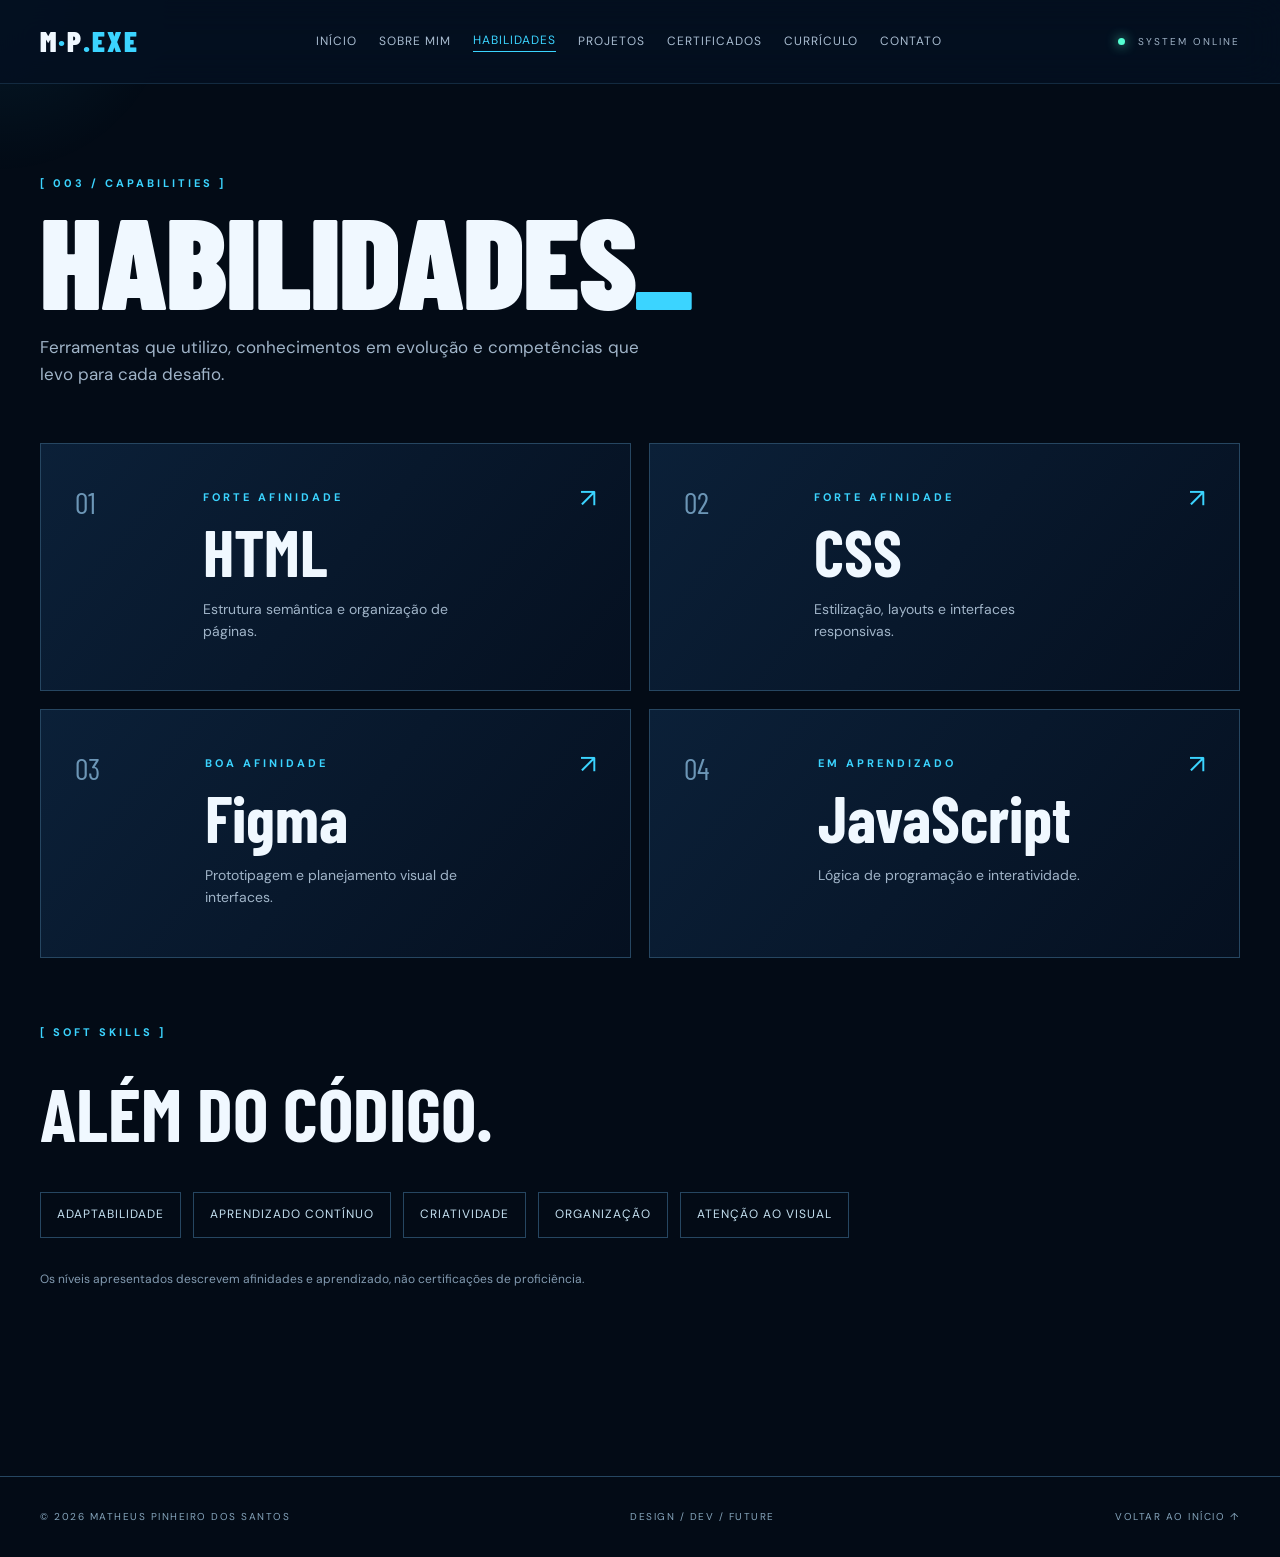
<file: habilidades.html>
<!DOCTYPE html><html lang="pt-BR"><head><meta charset="UTF-8"><meta name="viewport" content="width=device-width, initial-scale=1"><meta name="theme-color" content="#030c19"><meta name="description" content="Portfólio de Matheus Pinheiro dos Santos, estudante de Desenvolvimento de Sistemas."><title>Habilidades | Matheus.exe</title><link rel="stylesheet" href="style.css"><script defer src="script.js"></script></head><body><div class="noise" aria-hidden="true"></div><div class="cursor-glow" aria-hidden="true"></div><a class="skip" href="#conteudo">Pular para o conteúdo</a><header class="site-header"><a class="brand" href="index.html" aria-label="Matheus ponto exe, início"><span class="brand-mark">M<span>·</span>P</span><span class="brand-end">.EXE</span></a><button class="nav-toggle" aria-expanded="false" aria-controls="nav" aria-label="Abrir menu">☰ MENU</button><nav class="nav" id="nav" aria-label="Navegação principal"><a href="index.html" >Início</a><a href="sobre.html" >Sobre mim</a><a href="habilidades.html" aria-current="page">Habilidades</a><a href="projetos.html" >Projetos</a><a href="certificados.html" >Certificados</a><a href="curriculo.html">Currículo</a><a href="contato.html" >Contato</a></nav><span class="header-status"><i></i> SYSTEM ONLINE</span></header><main id="conteudo"><section class="wrap page-shell"><div class="section-heading reveal"><p class="eyebrow">[ 003 / CAPABILITIES ]</p><h1 class="display-title">HABILIDADES<span class="electric">_</span></h1><p class="lede">Ferramentas que utilizo, conhecimentos em evolução e competências que levo para cada desafio.</p></div><div class="skills-grid"><article class="skill-card reveal"><span class="skill-index">01</span><div><p class="eyebrow">FORTE AFINIDADE</p><h2>HTML</h2><p>Estrutura semântica e organização de páginas.</p></div><span class="skill-symbol">↗</span></article><article class="skill-card reveal"><span class="skill-index">02</span><div><p class="eyebrow">FORTE AFINIDADE</p><h2>CSS</h2><p>Estilização, layouts e interfaces responsivas.</p></div><span class="skill-symbol">↗</span></article><article class="skill-card reveal"><span class="skill-index">03</span><div><p class="eyebrow">BOA AFINIDADE</p><h2>Figma</h2><p>Prototipagem e planejamento visual de interfaces.</p></div><span class="skill-symbol">↗</span></article><article class="skill-card reveal"><span class="skill-index">04</span><div><p class="eyebrow">EM APRENDIZADO</p><h2>JavaScript</h2><p>Lógica de programação e interatividade.</p></div><span class="skill-symbol">↗</span></article></div><div class="soft-skills reveal"><p class="eyebrow">[ SOFT SKILLS ]</p><h2>ALÉM DO CÓDIGO.</h2><div class="tag-cloud"><span>ADAPTABILIDADE</span><span>APRENDIZADO CONTÍNUO</span><span>CRIATIVIDADE</span><span>ORGANIZAÇÃO</span><span>ATENÇÃO AO VISUAL</span></div><p class="fine-print">Os níveis apresentados descrevem afinidades e aprendizado, não certificações de proficiência.</p></div></section></main><footer class="footer"><span>© 2026 MATHEUS PINHEIRO DOS SANTOS</span><span>DESIGN / DEV / FUTURE</span><a href="index.html">VOLTAR AO INÍCIO ↑</a></footer></body></html>
</file>
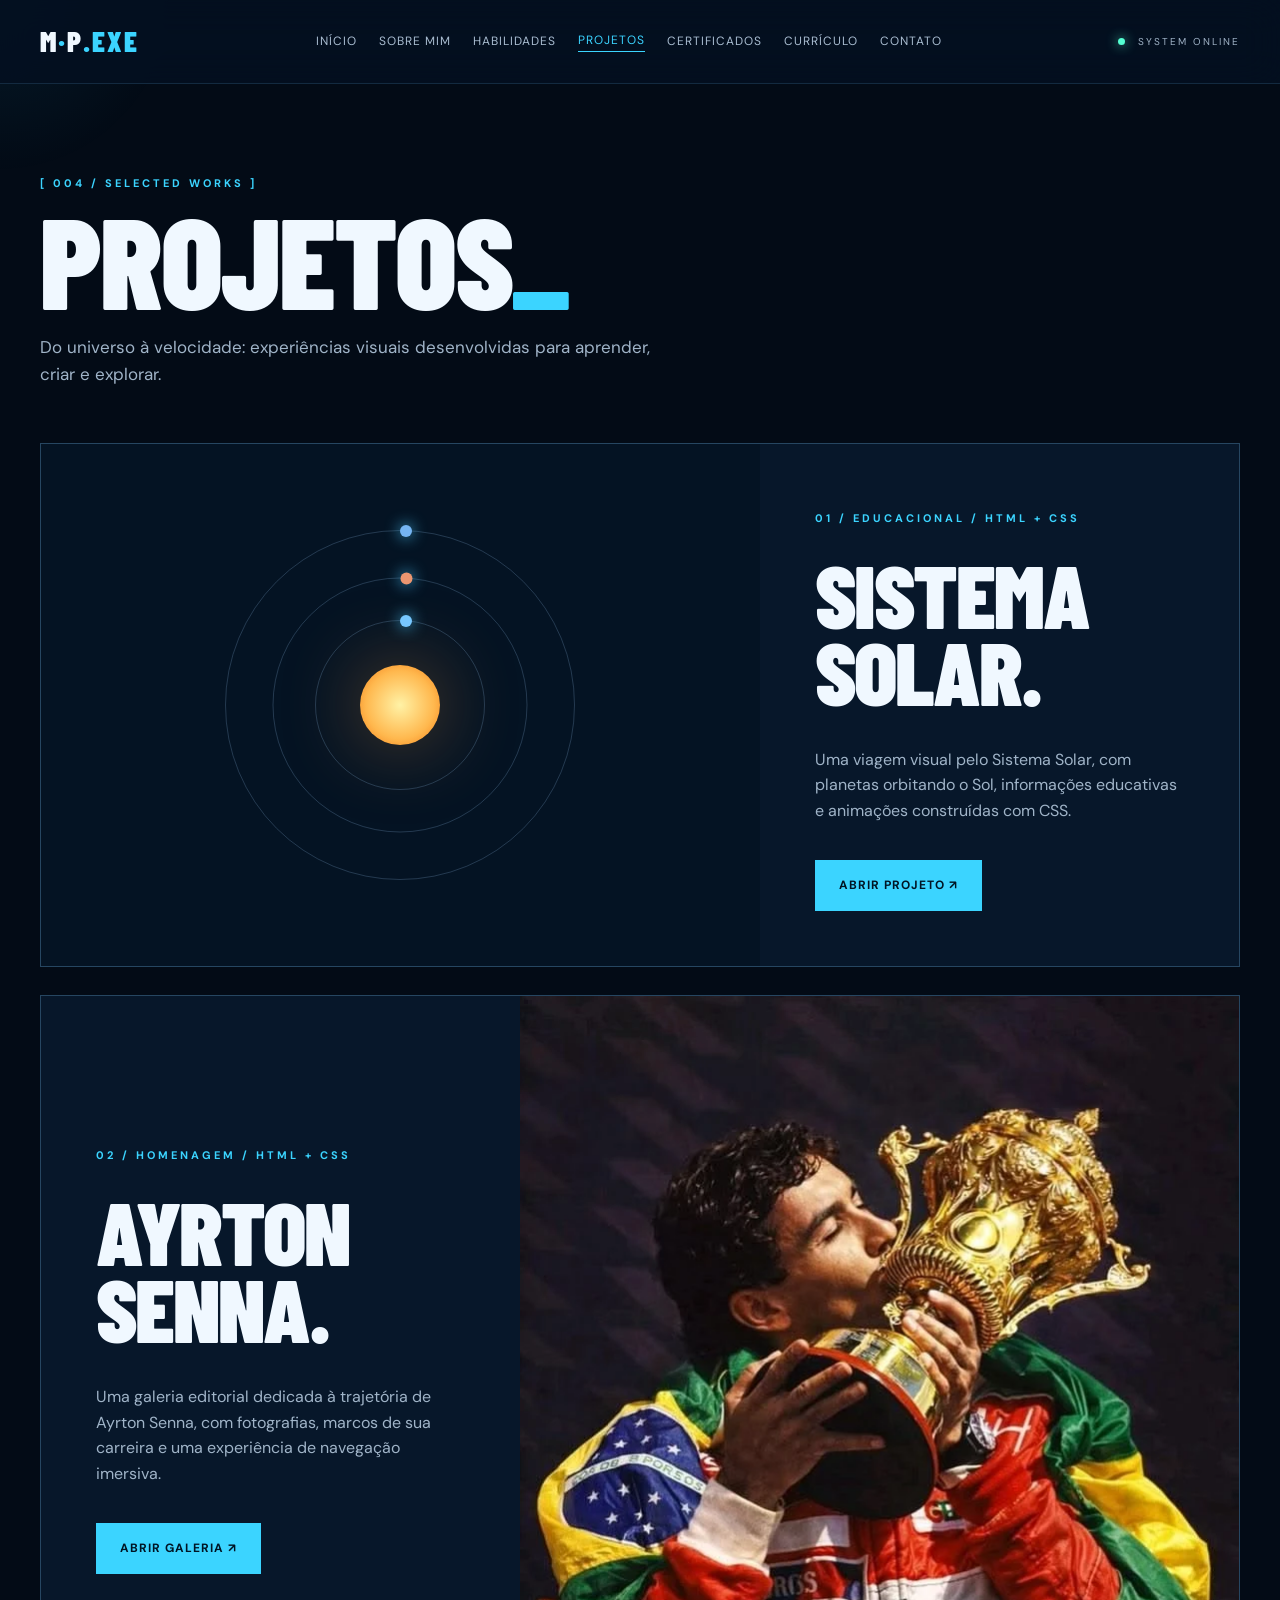
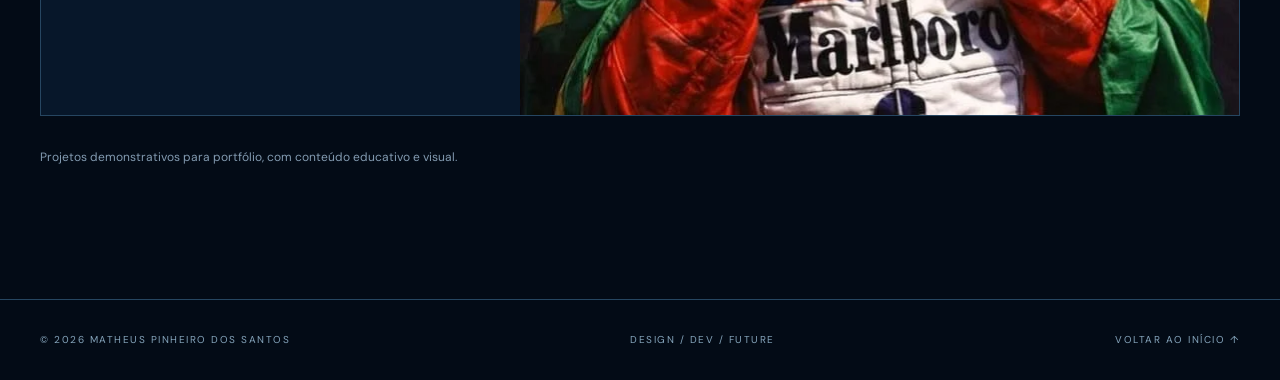
<file: projetos.html>
<!DOCTYPE html><html lang="pt-BR"><head><meta charset="UTF-8"><meta name="viewport" content="width=device-width, initial-scale=1"><meta name="theme-color" content="#030c19"><meta name="description" content="Portfólio de Matheus Pinheiro dos Santos, estudante de Desenvolvimento de Sistemas."><title>Projetos | Matheus.exe</title><link rel="stylesheet" href="style.css"><script defer src="script.js"></script></head><body><div class="noise" aria-hidden="true"></div><div class="cursor-glow" aria-hidden="true"></div><a class="skip" href="#conteudo">Pular para o conteúdo</a><header class="site-header"><a class="brand" href="index.html" aria-label="Matheus ponto exe, início"><span class="brand-mark">M<span>·</span>P</span><span class="brand-end">.EXE</span></a><button class="nav-toggle" aria-expanded="false" aria-controls="nav" aria-label="Abrir menu">☰ MENU</button><nav class="nav" id="nav" aria-label="Navegação principal"><a href="index.html" >Início</a><a href="sobre.html" >Sobre mim</a><a href="habilidades.html" >Habilidades</a><a href="projetos.html" aria-current="page">Projetos</a><a href="certificados.html" >Certificados</a><a href="curriculo.html">Currículo</a><a href="contato.html" >Contato</a></nav><span class="header-status"><i></i> SYSTEM ONLINE</span></header><main id="conteudo"><section class="wrap page-shell"><div class="section-heading reveal"><p class="eyebrow">[ 004 / SELECTED WORKS ]</p><h1 class="display-title">PROJETOS<span class="electric">_</span></h1><p class="lede">Do universo à velocidade: experiências visuais desenvolvidas para aprender, criar e explorar.</p></div><div class="project-row reveal"><div class="project-art solar-art"><div class="sun-mini"></div><div class="orbit-mini orbit-a"><b></b></div><div class="orbit-mini orbit-b"><b></b></div><div class="orbit-mini orbit-c"><b></b></div></div><div class="project-text"><p class="eyebrow">01 / EDUCACIONAL / HTML + CSS</p><h2>SISTEMA<br>SOLAR.</h2><p>Uma viagem visual pelo Sistema Solar, com planetas orbitando o Sol, informações educativas e animações construídas com CSS.</p><a class="btn btn-primary" href="projetos/sistema-solar/index.html">ABRIR PROJETO ↗</a></div></div><div class="project-row reverse reveal"><div class="project-art"><img src="assets/senna/senna-06.webp" alt="Ayrton Senna celebrando uma conquista"></div><div class="project-text"><p class="eyebrow">02 / HOMENAGEM / HTML + CSS</p><h2>AYRTON<br>SENNA.</h2><p>Uma galeria editorial dedicada à trajetória de Ayrton Senna, com fotografias, marcos de sua carreira e uma experiência de navegação imersiva.</p><a class="btn btn-primary" href="projetos/galeria-senna/index.html">ABRIR GALERIA ↗</a></div></div><p class="project-note">Projetos demonstrativos para portfólio, com conteúdo educativo e visual.</p></section></main><footer class="footer"><span>© 2026 MATHEUS PINHEIRO DOS SANTOS</span><span>DESIGN / DEV / FUTURE</span><a href="index.html">VOLTAR AO INÍCIO ↑</a></footer></body></html>
</file>
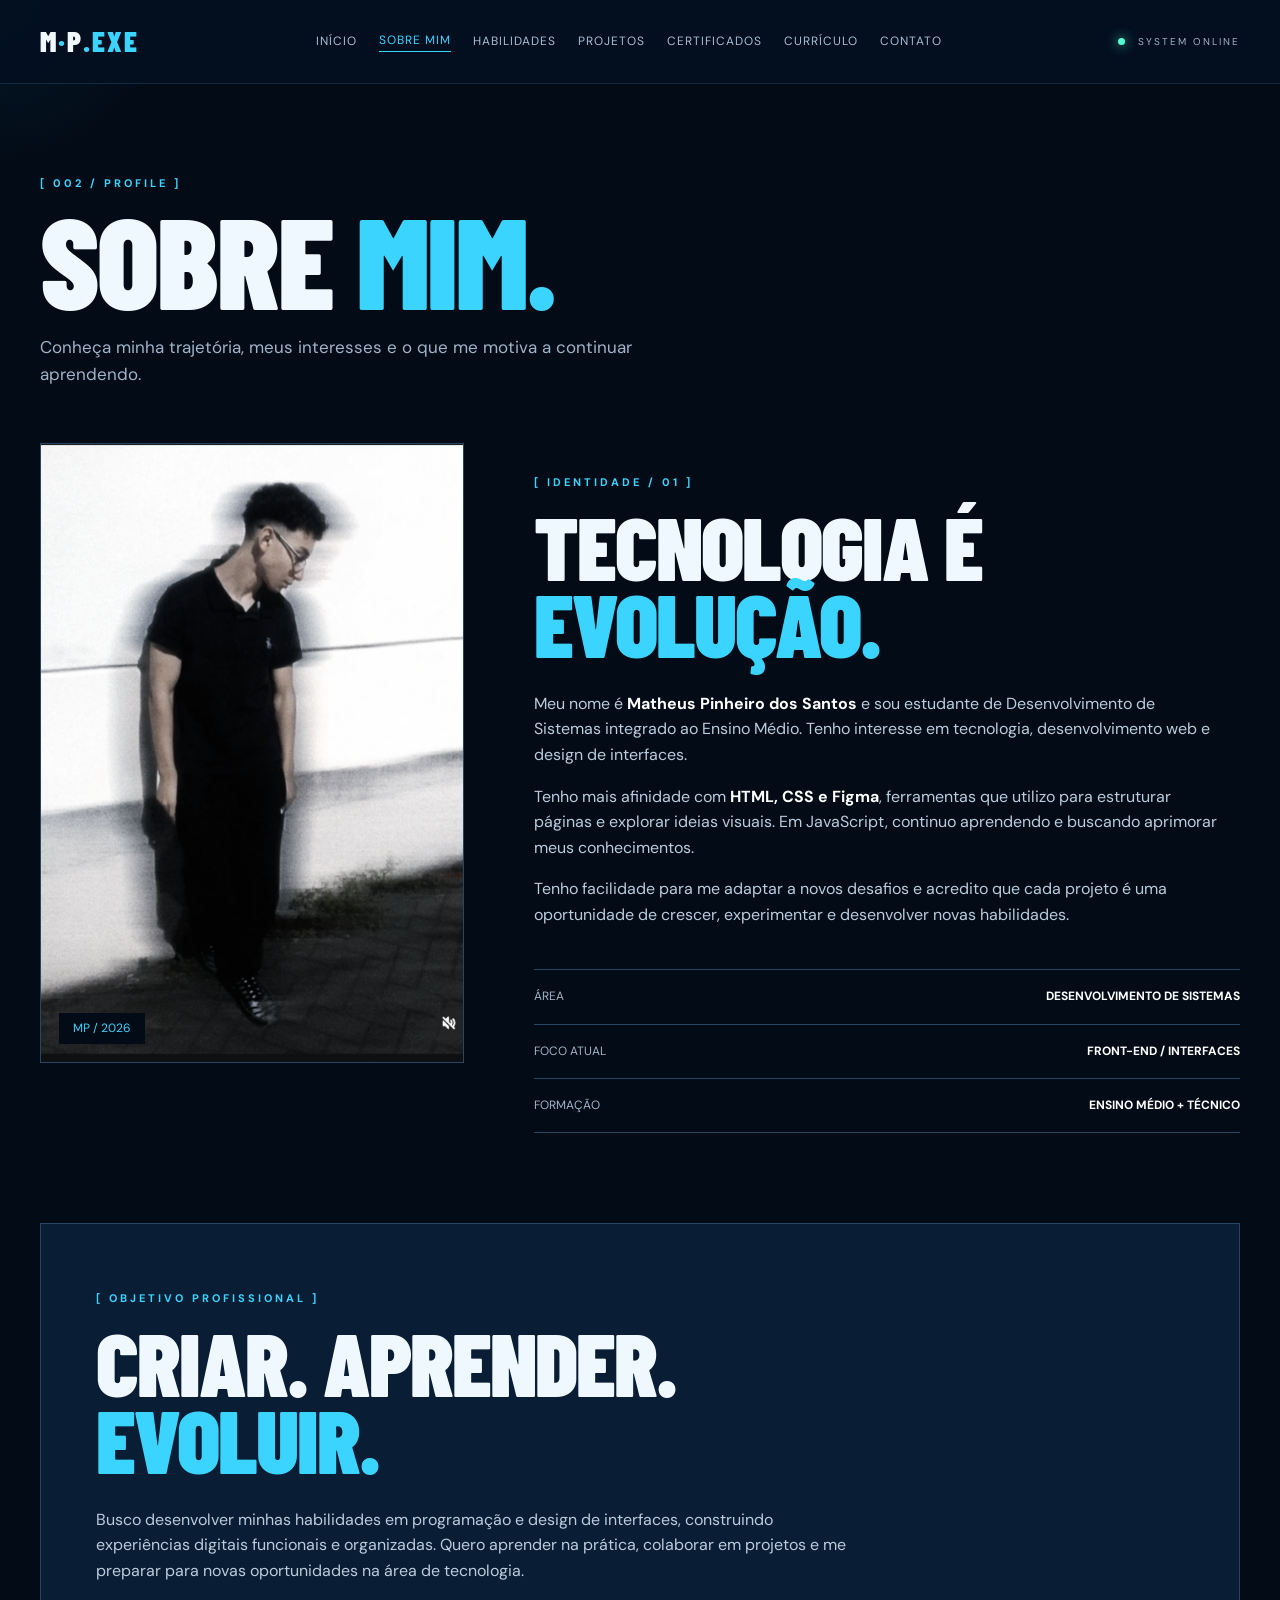
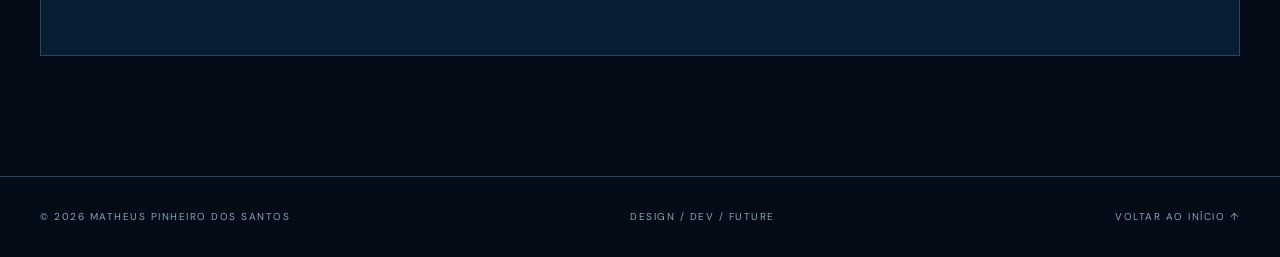
<file: sobre.html>
<!DOCTYPE html><html lang="pt-BR"><head><meta charset="UTF-8"><meta name="viewport" content="width=device-width, initial-scale=1"><meta name="theme-color" content="#030c19"><meta name="description" content="Portfólio de Matheus Pinheiro dos Santos, estudante de Desenvolvimento de Sistemas."><title>Sobre mim | Matheus.exe</title><link rel="stylesheet" href="style.css"><script defer src="script.js"></script></head><body><div class="noise" aria-hidden="true"></div><div class="cursor-glow" aria-hidden="true"></div><a class="skip" href="#conteudo">Pular para o conteúdo</a><header class="site-header"><a class="brand" href="index.html" aria-label="Matheus ponto exe, início"><span class="brand-mark">M<span>·</span>P</span><span class="brand-end">.EXE</span></a><button class="nav-toggle" aria-expanded="false" aria-controls="nav" aria-label="Abrir menu">☰ MENU</button><nav class="nav" id="nav" aria-label="Navegação principal"><a href="index.html" >Início</a><a href="sobre.html" aria-current="page">Sobre mim</a><a href="habilidades.html" >Habilidades</a><a href="projetos.html" >Projetos</a><a href="certificados.html" >Certificados</a><a href="curriculo.html">Currículo</a><a href="contato.html" >Contato</a></nav><span class="header-status"><i></i> SYSTEM ONLINE</span></header><main id="conteudo"><section class="wrap page-shell"><div class="section-heading reveal"><p class="eyebrow">[ 002 / PROFILE ]</p><h1 class="display-title">SOBRE <em>MIM.</em></h1><p class="lede">Conheça minha trajetória, meus interesses e o que me motiva a continuar aprendendo.</p></div><div class="about-layout"><div class="about-image reveal"><img src="assets/perfil/matheus.webp" alt="Matheus Pinheiro dos Santos"><span>MP / 2026</span></div><div class="about-text reveal"><p class="eyebrow">[ IDENTIDADE / 01 ]</p><h2>TECNOLOGIA É<br><em>EVOLUÇÃO.</em></h2><p>Meu nome é <strong>Matheus Pinheiro dos Santos</strong> e sou estudante de Desenvolvimento de Sistemas integrado ao Ensino Médio. Tenho interesse em tecnologia, desenvolvimento web e design de interfaces.</p><p>Tenho mais afinidade com <strong>HTML, CSS e Figma</strong>, ferramentas que utilizo para estruturar páginas e explorar ideias visuais. Em JavaScript, continuo aprendendo e buscando aprimorar meus conhecimentos.</p><p>Tenho facilidade para me adaptar a novos desafios e acredito que cada projeto é uma oportunidade de crescer, experimentar e desenvolver novas habilidades.</p><div class="data-lines"><div><span>ÁREA</span><strong>DESENVOLVIMENTO DE SISTEMAS</strong></div><div><span>FOCO ATUAL</span><strong>FRONT-END / INTERFACES</strong></div><div><span>FORMAÇÃO</span><strong>ENSINO MÉDIO + TÉCNICO</strong></div></div></div></div><div class="mission-panel reveal"><p class="eyebrow">[ OBJETIVO PROFISSIONAL ]</p><h2>CRIAR. APRENDER.<br><em>EVOLUIR.</em></h2><p>Busco desenvolver minhas habilidades em programação e design de interfaces, construindo experiências digitais funcionais e organizadas. Quero aprender na prática, colaborar em projetos e me preparar para novas oportunidades na área de tecnologia.</p></div></section></main><footer class="footer"><span>© 2026 MATHEUS PINHEIRO DOS SANTOS</span><span>DESIGN / DEV / FUTURE</span><a href="index.html">VOLTAR AO INÍCIO ↑</a></footer></body></html>
</file>
<file: style.css>
@import url('https://fonts.googleapis.com/css2?family=Barlow+Condensed:wght@400;500;600;700;800;900&family=DM+Sans:wght@400;500;600;700&display=swap');
:root{--bg:#030b16;--bg2:#08172a;--panel:#0b1d33;--line:#264661;--ink:#f0f8ff;--muted:#a0b4c8;--blue:#3bd4ff;--deep:#1658a3}*{box-sizing:border-box}html{scroll-behavior:smooth}body{margin:0;background:var(--bg);color:var(--ink);font-family:'DM Sans',Arial,sans-serif;line-height:1.6;overflow-x:hidden}a{color:inherit;text-decoration:none}button{font:inherit}img{max-width:100%;display:block}::selection{background:var(--blue);color:var(--bg)}.wrap{width:min(1280px,calc(100% - 80px));margin:auto}.noise{pointer-events:none;position:fixed;inset:0;z-index:10;opacity:.15;background-image:radial-gradient(#ffffff28 .6px,transparent .6px);background-size:4px 4px}.cursor-glow{position:fixed;width:350px;height:350px;border-radius:50%;background:radial-gradient(circle,#2ccfff14,transparent 70%);transform:translate(-50%,-50%);pointer-events:none;z-index:8}.skip{position:absolute;top:-100px;left:12px;background:var(--blue);color:#001;z-index:200;padding:12px}.skip:focus{top:10px}.site-header{height:84px;display:flex;align-items:center;justify-content:space-between;padding:0 max(40px,calc((100vw - 1280px)/2));border-bottom:1px solid #25466380;background:#041020e8;backdrop-filter:blur(18px);position:sticky;top:0;z-index:30}.brand{font-family:'Barlow Condensed',Impact,sans-serif;font-size:29px;font-weight:900;letter-spacing:2px}.brand-mark span,.brand-end,.electric,.underscore{color:var(--blue)}.nav{display:flex;gap:22px;align-items:center}.nav a{font-size:12px;text-transform:uppercase;letter-spacing:1px;color:#a9bdd1;transition:.25s}.nav a:hover,.nav a[aria-current=page]{color:var(--blue)}.nav a[aria-current=page]{border-bottom:1px solid var(--blue)}.header-status{font-size:10px;letter-spacing:2px;color:var(--muted);white-space:nowrap}.header-status i,.pulse-dot{display:inline-block;width:7px;height:7px;background:#54ffd2;border-radius:50%;box-shadow:0 0 12px #54ffd2;margin-right:8px}.nav-toggle{display:none;background:transparent;color:var(--ink);border:1px solid var(--line);padding:8px 12px}.eyebrow{font-size:11px;letter-spacing:3px;color:var(--blue);font-weight:700;text-transform:uppercase}.hero{position:relative;min-height:730px;display:grid;grid-template-columns:1.18fr .82fr;gap:50px;align-items:center;padding-top:48px;padding-bottom:70px}.hero-grid{position:absolute;inset:0;background-image:linear-gradient(#16335222 1px,transparent 1px),linear-gradient(90deg,#16335222 1px,transparent 1px);background-size:68px 68px;mask-image:linear-gradient(90deg,#000,transparent);pointer-events:none}.hero-copy{position:relative;z-index:1}.hero-overline{font-size:12px;letter-spacing:3px;color:var(--muted);margin:42px 0 8px}.hero-title,.display-title,.section-big,.project-text h2,.cta-panel h2,.about-text h2,.mission-panel h2,.contact-panel h2{font-family:'Barlow Condensed',Impact,sans-serif;font-weight:900;letter-spacing:-2px;line-height:.86}.hero-title{font-size:clamp(80px,10vw,160px);margin:12px 0 28px;letter-spacing:-5px}.hero-title span,.hero-title strong{display:block}.hero-title strong{color:transparent;-webkit-text-stroke:1.4px #a7d6f6}.hero-title strong .underscore{-webkit-text-stroke:0;color:var(--blue);display:inline}.hero-title:hover{filter:drop-shadow(2px 1px 0 #009cdd)}.hero-desc{max-width:470px;color:var(--muted);font-size:16px}.hero-actions{display:flex;gap:13px;margin-top:36px;flex-wrap:wrap}.btn{display:inline-flex;align-items:center;justify-content:space-between;gap:28px;border:1px solid var(--blue);padding:15px 23px;font-size:12px;font-weight:700;letter-spacing:1px;transition:transform .25s,box-shadow .25s,background .25s}.btn:hover{transform:translateY(-4px);box-shadow:0 0 32px #2bc8ff55}.btn-primary{background:var(--blue);color:#001525}.btn-outline{background:#081b2d;color:var(--ink)}.hero-foot{display:flex;gap:25px;margin-top:80px;color:#7e9cb7;font-size:10px;letter-spacing:1.5px}.hero-visual{position:relative}.portrait-frame{height:560px;position:relative;overflow:hidden;background:#0b1b2d;clip-path:polygon(0 0,100% 0,100% 91%,90% 100%,0 100%);box-shadow:0 0 60px #0a7bc125}.portrait-frame img{height:100%;width:100%;object-fit:cover;object-position:center 22%;filter:grayscale(55%) contrast(1.12)}.portrait-overlay{position:absolute;inset:0;background:linear-gradient(180deg,transparent 40%,#052b57aa),linear-gradient(90deg,#009cdd33,transparent)}.portrait-id{position:absolute;bottom:30px;left:24px;letter-spacing:2px;font-size:11px}.corner{position:absolute;width:23px;height:23px;border-color:var(--blue);border-style:solid}.tl{top:18px;left:18px;border-width:2px 0 0 2px}.tr{top:18px;right:18px;border-width:2px 2px 0 0}.bl{bottom:18px;left:18px;border-width:0 0 2px 2px}.br{bottom:18px;right:18px;border-width:0 2px 2px 0}.visual-caption{display:flex;justify-content:space-between;color:var(--muted);font-size:11px;letter-spacing:2px;margin-top:13px}.home-stripe{border-block:1px solid var(--line);padding:21px 0;display:flex;justify-content:space-between;color:#89b3d1;font-family:'Barlow Condensed';font-size:24px;font-weight:700;letter-spacing:2px}.teaser{display:flex;justify-content:space-between;align-items:end;margin-top:115px;margin-bottom:40px}.section-big{font-size:clamp(65px,8vw,120px);margin:0}.section-big em,.cta-panel em,.mission-panel em,.contact-panel em,.about-text em{font-style:normal;color:var(--blue)}.text-link{border-bottom:1px solid var(--blue);padding-bottom:8px;font-size:12px;letter-spacing:1px}.preview-grid{display:grid;grid-template-columns:1fr 1fr;gap:22px}.preview-card{border:1px solid var(--line);background:#091729;overflow:hidden}.preview-art{height:330px;overflow:hidden;position:relative;background:#031020}.preview-art img,.project-art img{width:100%;height:100%;object-fit:cover;transition:transform .6s,filter .6s}.preview-card:hover img,.project-row:hover img{transform:scale(1.07);filter:saturate(1.2)}.preview-info{display:grid;grid-template-columns:1fr auto;gap:3px 10px;padding:20px 24px}.preview-info>span:first-child{grid-column:1/-1;font-size:10px;color:var(--blue);letter-spacing:2px}.preview-info h3{font-family:'Barlow Condensed';font-size:37px;margin:0;line-height:1}.arrow{font-size:27px;color:var(--blue)}.solar-art{background:radial-gradient(ellipse at 50% 50%,#092a51,#030a16 66%);position:relative;overflow:hidden}.sun-mini{position:absolute;top:50%;left:50%;width:80px;height:80px;border-radius:50%;transform:translate(-50%,-50%);background:radial-gradient(circle,#fff2a6,#ffb84e 60%,#f27712);box-shadow:0 0 80px #ff9d4360}.orbit-mini{position:absolute;top:50%;left:50%;border:1px solid #8eb8e63b;border-radius:50%;transform:translate(-50%,-50%);animation:orbit-spin linear infinite}.orbit-mini b{position:absolute;left:50%;top:-6px;width:12px;height:12px;border-radius:50%;background:#77c7ff;box-shadow:0 0 15px #4ac9ff}.orbit-a{width:170px;height:170px;animation-duration:10s}.orbit-b{width:255px;height:255px;animation-duration:17s}.orbit-b b{background:#ec9670}.orbit-c{width:350px;height:350px;animation-duration:26s}.orbit-c b{background:#75b4f2}@keyframes orbit-spin{to{transform:translate(-50%,-50%) rotate(360deg)}}.cta-panel{margin-top:100px;margin-bottom:110px;border:1px solid var(--line);padding:60px;background:linear-gradient(120deg,#0c2441,#061020);display:flex;align-items:end;justify-content:space-between;gap:20px}.cta-panel h2{font-size:clamp(55px,7vw,100px);margin:14px 0 0}.footer{border-top:1px solid var(--line);padding:32px max(40px,calc((100vw - 1280px)/2));display:flex;justify-content:space-between;gap:18px;color:#86a5bc;font-size:10px;letter-spacing:1.5px}.footer a:hover{color:var(--blue)}.page-shell{padding-top:80px;padding-bottom:120px;min-height:calc(100vh - 160px)}.section-heading{margin-bottom:55px}.display-title{font-size:clamp(76px,10vw,152px);margin:10px 0 20px;max-width:100%;overflow-wrap:anywhere}.display-title em{font-style:normal;color:var(--blue)}.lede{font-size:17px;color:var(--muted);max-width:620px}.about-layout{display:grid;grid-template-columns:.75fr 1.25fr;gap:70px}.about-image{height:620px;position:relative;overflow:hidden;border:1px solid var(--line)}.about-image img{width:100%;height:100%;object-fit:cover;filter:grayscale(.6)}.about-image span{position:absolute;bottom:18px;left:18px;background:var(--bg);padding:6px 14px;color:var(--blue);font-size:12px}.about-text{padding-top:20px}.about-text h2,.mission-panel h2{font-size:clamp(60px,7vw,100px);margin:15px 0 30px}.about-text p:not(.eyebrow),.mission-panel>p:last-child{color:#bacddd;max-width:690px}.about-text strong{color:white}.data-lines{margin-top:42px;border-top:1px solid var(--line)}.data-lines>div{display:flex;justify-content:space-between;gap:15px;padding:17px 0;border-bottom:1px solid var(--line);font-size:12px}.data-lines span{color:var(--muted)}.mission-panel{margin-top:90px;padding:55px;background:#091d34;border:1px solid var(--line)}.mission-panel>p:last-child{max-width:750px}.skills-grid{display:grid;grid-template-columns:repeat(2,1fr);gap:18px}.skill-card{border:1px solid var(--line);padding:34px;min-height:245px;display:flex;justify-content:space-between;gap:15px;background:linear-gradient(130deg,#0b2038,#051020);transition:.3s}.skill-card:hover,.cert-card:hover{border-color:var(--blue);transform:translateY(-5px);box-shadow:0 10px 45px #0058a522}.skill-index{color:#6c96b6;font-family:'Barlow Condensed';font-size:30px}.skill-card h2{font-family:'Barlow Condensed';font-size:65px;line-height:1;margin:12px 0}.skill-card p:not(.eyebrow){color:var(--muted);max-width:270px;font-size:14px}.skill-symbol{font-size:26px;color:var(--blue)}.soft-skills{padding:55px 0}.soft-skills h2{font-family:'Barlow Condensed';font-size:75px;margin:0 0 20px}.tag-cloud{display:flex;gap:12px;flex-wrap:wrap}.tag-cloud span{border:1px solid var(--line);padding:12px 16px;color:#c5e1f1;font-size:12px;letter-spacing:1px}.fine-print,.project-note{color:#839bb1;font-size:12px;margin-top:32px}.project-row{display:grid;grid-template-columns:1.2fr .8fr;min-height:430px;margin-bottom:28px;border:1px solid var(--line);background:#07172a}.project-row.reverse{grid-template-columns:.8fr 1.2fr}.project-row.reverse .project-art{order:2}.project-art{position:relative;min-height:430px;overflow:hidden;background:#041323}.project-text{padding:55px;display:flex;flex-direction:column;align-items:flex-start;justify-content:center}.project-text h2{font-size:clamp(68px,7vw,110px);margin:16px 0 22px}.project-text>p:not(.eyebrow){color:var(--muted);max-width:400px}.project-text .btn{margin-top:20px}.stats{display:grid;grid-template-columns:repeat(3,1fr);gap:14px;margin-bottom:30px}.stats>div{padding:28px;border:1px solid var(--line);background:#0a1b30}.stats strong{display:block;font-family:'Barlow Condensed';font-size:80px;line-height:1;color:var(--blue)}.stats strong span{font-size:34px}.stats>div>span{font-size:11px;letter-spacing:1px;color:var(--muted)}.cert-grid{display:grid;grid-template-columns:repeat(3,1fr);gap:20px}.cert-card{border:1px solid var(--line);background:#08182c;transition:.3s;overflow:hidden}.cert-top{display:flex;justify-content:space-between;padding:15px 18px;color:var(--blue);font-size:11px;letter-spacing:2px}.cert-card img{width:100%;aspect-ratio:960/620;object-fit:cover}.cert-bottom{padding:24px}.cert-bottom h2{font-family:'Barlow Condensed';font-size:32px;line-height:1.05;margin:9px 0}.cert-bottom>p:not(.eyebrow){color:var(--muted);font-size:12px}.cert-label{font-size:10px;color:#69dfb9;letter-spacing:1px}.contact-panel{display:grid;grid-template-columns:1fr 1fr;gap:50px;background:linear-gradient(125deg,#0d2846,#071526);border:1px solid var(--line);padding:60px}.contact-panel h2{font-size:clamp(65px,7vw,110px);margin:20px 0}.contact-panel p:not(.eyebrow){color:var(--muted)}.contact-list{display:flex;flex-direction:column;justify-content:center}.contact-item{border-bottom:1px solid var(--line);display:grid;grid-template-columns:1fr 1fr auto;gap:15px;padding:28px 0;align-items:center}.contact-item span{font-size:11px;color:var(--muted);letter-spacing:1px}.contact-item strong{font-size:12px}.contact-item span:last-child{color:var(--blue)}.reveal{opacity:0;transform:translateY(22px);transition:opacity .65s ease,transform .65s ease}.reveal.visible{opacity:1;transform:translateY(0)}a:focus-visible,button:focus-visible{outline:3px solid var(--blue);outline-offset:4px}@media(max-width:1150px){.header-status{display:none}.nav{gap:14px}.nav a{font-size:11px}.hero-title{font-size:clamp(70px,9vw,130px)}}@media(max-width:850px){.wrap{width:calc(100% - 38px)}.site-header{height:70px;padding:0 19px}.nav-toggle{display:block}.nav{position:absolute;top:70px;left:0;right:0;background:#06172b;border-bottom:1px solid var(--line);display:none;flex-direction:column;align-items:stretch;padding:20px;gap:0}.nav.open{display:flex}.nav a{padding:13px;font-size:13px}.hero{grid-template-columns:1fr;gap:25px;min-height:0}.hero-title{font-size:clamp(76px,13vw,130px)}.hero-visual{max-width:560px;width:100%}.portrait-frame{height:470px}.hero-foot{margin-top:45px}.about-layout,.contact-panel{grid-template-columns:1fr}.about-image{height:450px}.project-row,.project-row.reverse{grid-template-columns:1fr}.project-row.reverse .project-art{order:0}.project-art{min-height:340px}.cert-grid{grid-template-columns:repeat(2,1fr)}.footer{padding:25px 19px}.cta-panel{padding:35px}.home-stripe{font-size:18px}.contact-panel{padding:35px}}@media(max-width:550px){.hero{padding-top:40px}.hero-title{font-size:clamp(60px,15vw,95px);letter-spacing:-3px}.hero-overline{font-size:10px}.hero-desc{font-size:14px}.portrait-frame{height:400px}.hero-foot{flex-wrap:wrap;gap:12px}.home-stripe{flex-wrap:wrap;gap:10px;justify-content:center;font-size:15px}.teaser{align-items:start;flex-direction:column;gap:22px;margin-top:75px}.preview-grid,.skills-grid,.stats,.cert-grid{grid-template-columns:1fr}.preview-art{height:270px}.cta-panel{margin-top:60px;margin-bottom:70px;flex-direction:column;align-items:start}.cta-panel h2{font-size:65px}.page-shell{padding-top:50px}.display-title{font-size:clamp(58px,13vw,95px)}.about-text h2,.mission-panel h2{font-size:65px}.mission-panel{padding:30px}.project-text{padding:28px}.project-text h2{font-size:78px}.footer{flex-direction:column}.contact-panel{padding:25px}.contact-panel h2{font-size:70px}.contact-item{grid-template-columns:1fr auto}.contact-item strong{grid-column:1;grid-row:2}.contact-item span:last-child{grid-column:2;grid-row:1/3}}@media(prefers-reduced-motion:reduce){*,*::before,*::after{animation-duration:.01ms!important;transition-duration:.01ms!important;scroll-behavior:auto!important}.reveal{opacity:1;transform:none}.cursor-glow{display:none}}

.contact-link{transition:background .25s,border-color .25s,color .25s,padding .25s}.contact-link:hover{background:#0e3654;border-color:var(--blue);padding-left:12px}.contact-link:hover strong{color:var(--blue)}.contact-link:focus-visible{outline:3px solid var(--blue);outline-offset:3px}

/* CV page - cyan dark editorial */
.resume-shell{min-height:calc(100vh - 160px)}.resume-grid{display:grid;grid-template-columns:.85fr 1.15fr;gap:28px;align-items:stretch;margin:55px 0 120px}.resume-preview{background:linear-gradient(155deg,#0d3455,#061526);border:1px solid #377899;padding:38px;position:relative;min-height:500px;overflow:hidden;box-shadow:0 20px 90px #001a2a80}.resume-preview:before{content:'';position:absolute;inset:0;background:linear-gradient(90deg,#31cafa10 1px,transparent 1px),linear-gradient(#31cafa10 1px,transparent 1px);background-size:35px 35px;pointer-events:none}.resume-preview-head{display:flex;justify-content:space-between;gap:10px;color:var(--blue);font-size:9px;letter-spacing:1.3px}.resume-preview-name{font-family:'Barlow Condensed',Impact,sans-serif;line-height:.9;font-weight:900;font-size:clamp(65px,8vw,116px);margin-top:65px;letter-spacing:-3px;position:relative}.resume-preview-name em{font-style:normal;color:var(--blue)}.resume-preview p{font-size:11px;letter-spacing:1.3px;color:#d0e0ee;position:relative}.resume-preview-lines{position:relative;display:flex;flex-direction:column;gap:8px;margin-top:42px;font-size:10px;letter-spacing:1.5px;color:#98b5cb}.resume-preview-lines span{border-top:1px solid #426580;padding:9px 0}.resume-panel{border:1px solid var(--line);background:linear-gradient(130deg,#0c2139,#071222);padding:55px;display:flex;flex-direction:column;justify-content:center}.resume-panel h2{font-family:'Barlow Condensed',Impact,sans-serif;font-size:clamp(60px,6vw,90px);line-height:.9;margin:16px 0 25px}.resume-panel h2 em{color:var(--blue);font-style:normal}.resume-panel p:not(.eyebrow){color:var(--muted);max-width:450px}.resume-actions{display:flex;flex-wrap:wrap;gap:14px;margin:28px 0}.resume-ats{display:block;width:100%;color:var(--blue);font-size:12px;text-decoration:underline;text-underline-offset:5px}.resume-note{font-size:12px}@media(max-width:900px){.resume-grid{grid-template-columns:1fr}.resume-preview{min-height:450px}.resume-panel{padding:35px}}@media(max-width:550px){.resume-preview{min-height:390px;padding:24px}.resume-preview-name{font-size:clamp(58px,14vw,84px)}.resume-panel{padding:25px}.resume-panel h2{font-size:60px}.resume-actions .btn{width:100%;justify-content:center}}
</file>
<file: projetos/galeria-senna/style.css>
@import url('https://fonts.googleapis.com/css2?family=Barlow+Condensed:wght@500;700;900&family=DM+Sans:wght@400;600&display=swap');*{box-sizing:border-box}html{scroll-behavior:smooth}body{margin:0;background:#030b17;color:#eff8ff;font-family:'DM Sans',sans-serif}a{color:inherit;text-decoration:none}img{display:block;max-width:100%}header{height:70px;display:flex;justify-content:space-between;align-items:center;padding:0 5vw;border-bottom:1px solid #224361;font-size:11px;letter-spacing:2px;position:relative;z-index:2}.hero{min-height:680px;position:relative;display:flex;align-items:center;overflow:hidden}.hero-photo{position:absolute;inset:0}.hero-photo img{height:100%;width:100%;object-fit:cover;object-position:center 22%;filter:grayscale(55%) brightness(.53)}.hero-photo:after{content:'';position:absolute;inset:0;background:linear-gradient(90deg,#020a16ee,transparent 85%),linear-gradient(0deg,#030b17,transparent 50%)}.hero-content{position:relative;padding:8vw;max-width:950px}.hero-content>p:first-child,.label{font-size:11px;color:#46d8ff;letter-spacing:3px}.hero h1,.intro h2,.gallery-section h2,.legacy h2{font:900 clamp(90px,15vw,210px)/.8 'Barlow Condensed',Impact,sans-serif;margin:35px 0;letter-spacing:-3px}.hero em,.intro em,.gallery-section em,.legacy em{font-style:normal;color:#4dd5ff}.hero-content>p:nth-last-child(2){letter-spacing:4px}.hero-content>a{display:inline-block;padding:14px 19px;border:1px solid #4dd5ff;color:#4dd5ff;font-size:12px;margin-top:22px}.intro{padding:100px 7vw;display:grid;grid-template-columns:1fr 1fr;gap:45px}.intro h2,.gallery-section h2,.legacy h2{font-size:clamp(68px,9vw,135px);margin:20px 0}.intro>div{align-self:end;max-width:570px;color:#b0c6d8;line-height:1.9}.timeline{display:grid;grid-template-columns:repeat(5,1fr);border-block:1px solid #254864}.timeline div{padding:30px 18px;border-right:1px solid #254864}.timeline strong{display:block;font:900 70px 'Barlow Condensed';color:#49d3ff}.timeline span{font-size:10px;letter-spacing:1px;color:#b6c9dc}.gallery-section{padding:90px 7vw}.gallery{display:grid;grid-template-columns:repeat(3,1fr);gap:16px}.photo{position:relative;min-height:310px;overflow:hidden;background:#0c2036;border:1px solid #21415d}.photo:nth-child(1),.photo:nth-child(6){grid-row:span 2}.photo img{height:100%;width:100%;object-fit:cover;position:absolute;inset:0;filter:grayscale(55%);transition:transform .5s,filter .5s}.photo:hover img{transform:scale(1.07);filter:grayscale(0)}.photo:after{content:'';position:absolute;inset:0;background:linear-gradient(0deg,#021324df,transparent 60%)}.photo span{position:absolute;bottom:18px;left:20px;right:20px;z-index:1}.photo small{display:block;color:#5ce0ff;letter-spacing:2px}.photo strong{font:700 27px 'Barlow Condensed'}.legacy{padding:90px 7vw 130px;background:linear-gradient(140deg,#0b2a4b,#030a15)}.legacy p:last-child{color:#b1c9db;max-width:610px}footer{padding:30px 7vw;border-top:1px solid #254864;color:#91a9bd;font-size:10px;letter-spacing:1px}.lightbox{display:none;position:fixed;inset:0;z-index:100;align-items:center;justify-content:center;padding:20px}.lightbox:target{display:flex}.backdrop{position:absolute;inset:0;background:#010610ed}.lightbox-panel{position:relative;z-index:1;width:min(900px,95vw);max-height:95vh;background:#081c31;border:1px solid #48cfff;padding:15px}.lightbox-panel>div:first-child,.lightbox-panel nav{display:flex;justify-content:space-between;gap:12px;font-size:11px;letter-spacing:2px;padding:8px}.lightbox-panel>div:first-child a,.lightbox-panel nav a{color:#4dd5ff}.lightbox-panel img{max-height:70vh;max-width:100%;margin:auto;object-fit:contain}@media(max-width:850px){.intro{grid-template-columns:1fr}.timeline{grid-template-columns:repeat(2,1fr)}.gallery{grid-template-columns:repeat(2,1fr)}.hero{min-height:550px}}@media(max-width:550px){header{font-size:9px;gap:15px}.hero h1{font-size:100px}.gallery{grid-template-columns:1fr}.photo{min-height:350px}.photo:nth-child(1),.photo:nth-child(6){grid-row:span 1}.timeline strong{font-size:52px}.intro,.gallery-section{padding:60px 6vw}.lightbox-panel>div:first-child{font-size:9px}}@media(prefers-reduced-motion:reduce){*,*:before,*:after{transition:none!important;scroll-behavior:auto!important}}
</file>
<file: projetos/sistema-solar/style.css>
@import url('https://fonts.googleapis.com/css2?family=Barlow+Condensed:wght@500;700;900&family=DM+Sans:wght@400;600&display=swap');*{box-sizing:border-box}html{scroll-behavior:smooth}body{margin:0;background:#020916;color:#f0f8ff;font-family:'DM Sans',sans-serif}header{height:75px;display:flex;justify-content:space-between;align-items:center;padding:0 5vw;border-bottom:1px solid #224360;font-size:11px;letter-spacing:2px}a{color:#50d4ff;text-decoration:none}.intro{padding:80px 7vw 30px;max-width:850px}.intro>p:first-child,.label{font-size:11px;color:#4cd9ff;letter-spacing:3px}.intro h1{font:900 clamp(90px,14vw,190px)/.78 'Barlow Condensed',Impact,sans-serif;margin:35px 0}.intro h1 em{font-style:normal;color:#4cd9ff}.intro>p:not(:first-child){color:#9ebad1;max-width:480px}.intro a{display:inline-block;border:1px solid #4cd9ff;padding:13px 19px;margin-top:22px;font-size:12px;letter-spacing:2px}.space{height:660px;position:relative;overflow:hidden;background:radial-gradient(ellipse at center,#0d2848,#030916 66%);border-block:1px solid #1a3e60}.space:before{content:'';position:absolute;inset:0;background-image:radial-gradient(#fff8 1px,transparent 1px);background-size:43px 43px;opacity:.25}.sun{position:absolute;left:50%;top:50%;transform:translate(-50%,-50%);width:70px;height:70px;border-radius:50%;background:radial-gradient(circle,#fff4b0,#ffae33 60%,#f67c17);box-shadow:0 0 65px #ffba44aa,0 0 130px #ff872755}.orbit{position:absolute;top:50%;left:50%;border:1px solid #70a2ce44;border-radius:50%;transform:translate(-50%,-50%);animation:spin linear infinite}.planet{position:absolute;top:50%;left:0;transform:translate(-50%,-50%);border-radius:50%;box-shadow:0 0 16px #69aaff77}.o1{width:118px;height:118px;animation-duration:9s}.p1{width:7px;height:7px;background:#b6b0a6}.o2{width:173px;height:173px;animation-duration:14s}.p2{width:11px;height:11px;background:#e5b877}.o3{width:232px;height:232px;animation-duration:19s}.p3{width:13px;height:13px;background:#55b3f2}.o4{width:290px;height:290px;animation-duration:25s}.p4{width:10px;height:10px;background:#dd7454}.o5{width:365px;height:365px;animation-duration:37s}.p5{width:24px;height:24px;background:linear-gradient(#caa585,#f2d6ac,#b7805a)}.o6{width:445px;height:445px;animation-duration:48s}.p6{width:20px;height:20px;background:#dbbe85}.p6:after{content:'';position:absolute;inset:7px -10px;border:2px solid #e3c991;border-radius:50%;transform:rotate(-25deg)}.o7{width:520px;height:520px;animation-duration:60s}.p7{width:17px;height:17px;background:#8bd1d9}.o8{width:605px;height:605px;animation-duration:73s}.p8{width:17px;height:17px;background:#547edc}@keyframes spin{to{transform:translate(-50%,-50%) rotate(360deg)}}.planet-section{padding:80px 7vw}.big{font:900 clamp(55px,8vw,110px)/1 'Barlow Condensed';margin:20px 0 45px}.cards{display:grid;grid-template-columns:repeat(4,1fr);gap:15px}.planet-card{border:1px solid #21425f;background:#0b1b30;padding:25px;transition:.3s}.planet-card:hover{transform:translateY(-6px);border-color:#4cd9ff}.planet-card>span{color:#4cd9ff;font-size:12px}.planet-card h2{font:700 40px 'Barlow Condensed';margin:10px 0}.planet-card p{font-size:13px;color:#b6c8da;min-height:75px}.planet-card div{font-size:11px;line-height:2;color:#5bd4ff}.note{font-size:12px;color:#93adc1;margin-top:30px}footer{padding:30px 7vw;border-top:1px solid #21425f;font-size:11px;letter-spacing:2px;color:#95aec6}@media(max-width:900px){.cards{grid-template-columns:repeat(2,1fr)}}@media(max-width:550px){header{font-size:9px;gap:12px}.intro{padding-top:55px}.space{height:440px}.space>.orbit{zoom:.7}.cards{grid-template-columns:1fr}.planet-card p{min-height:0}}@media(prefers-reduced-motion:reduce){*,*:before,*:after{animation:none!important;scroll-behavior:auto!important}}
</file>
